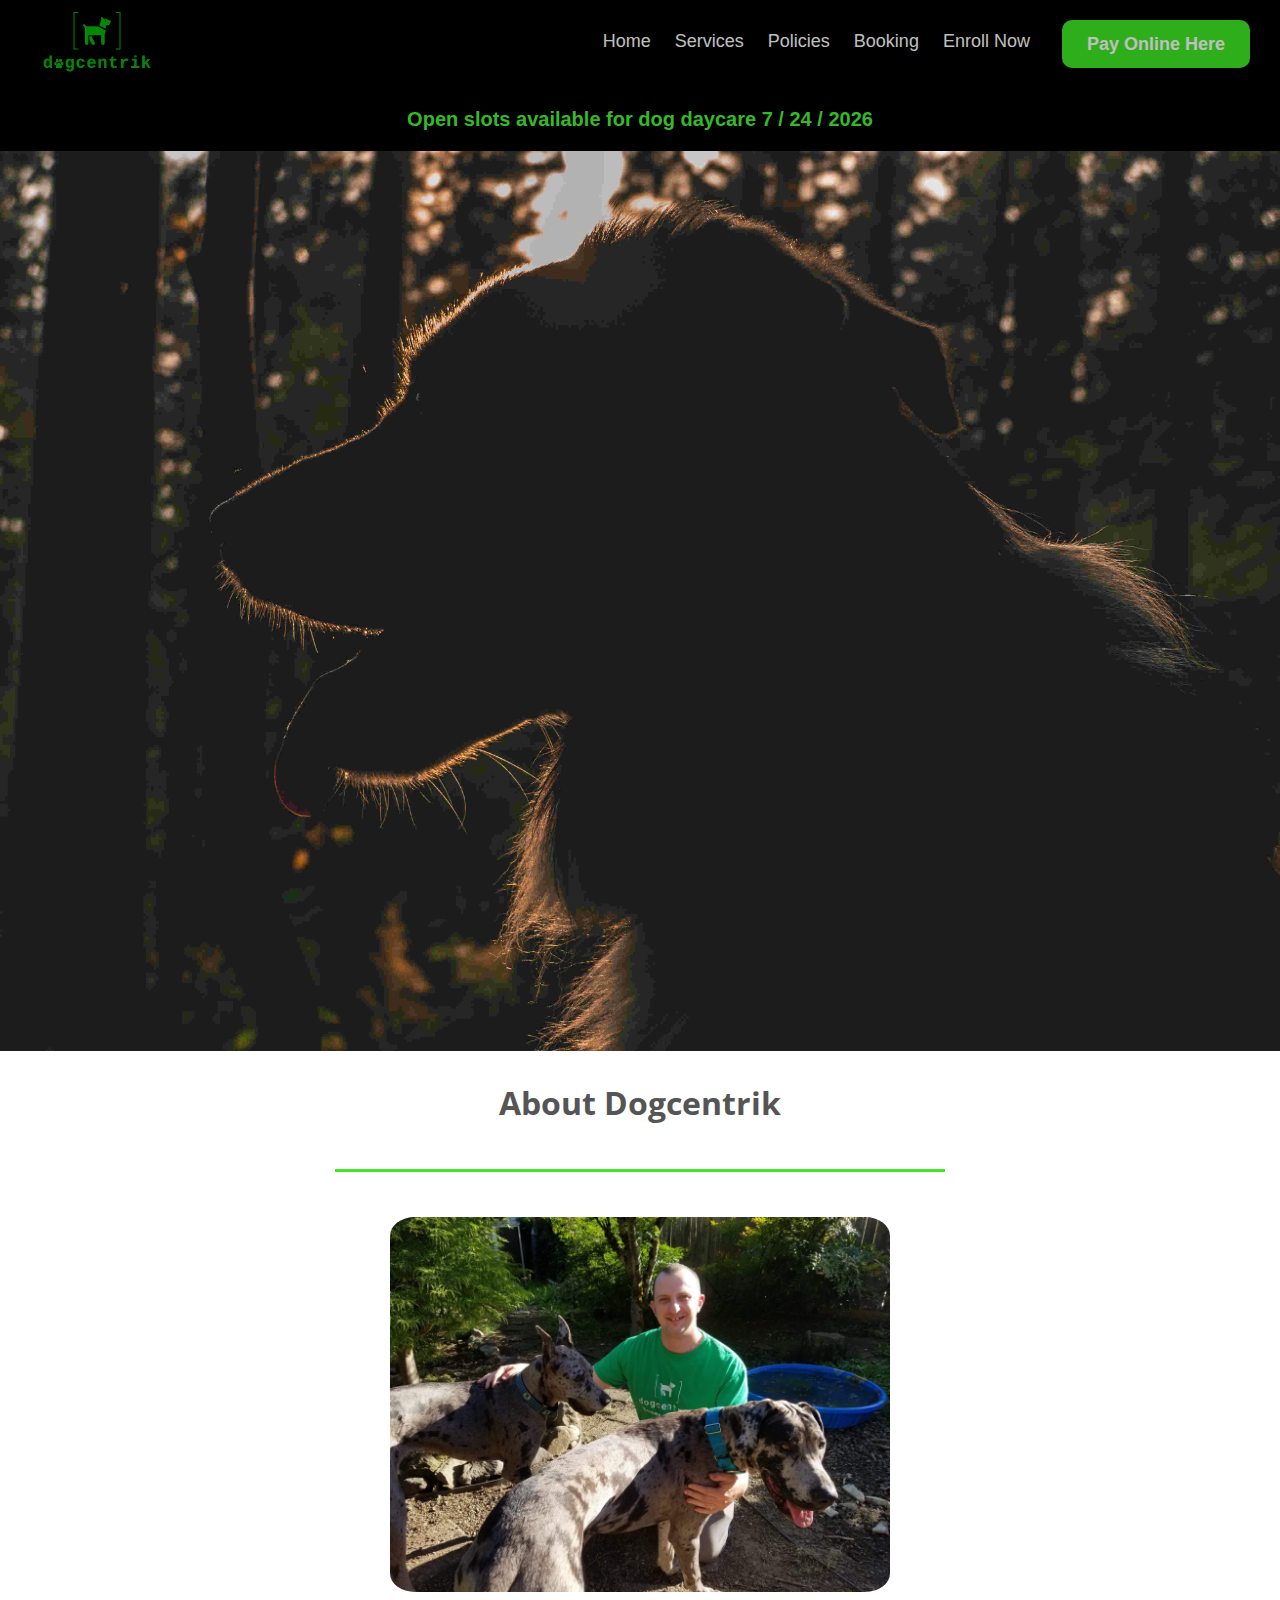
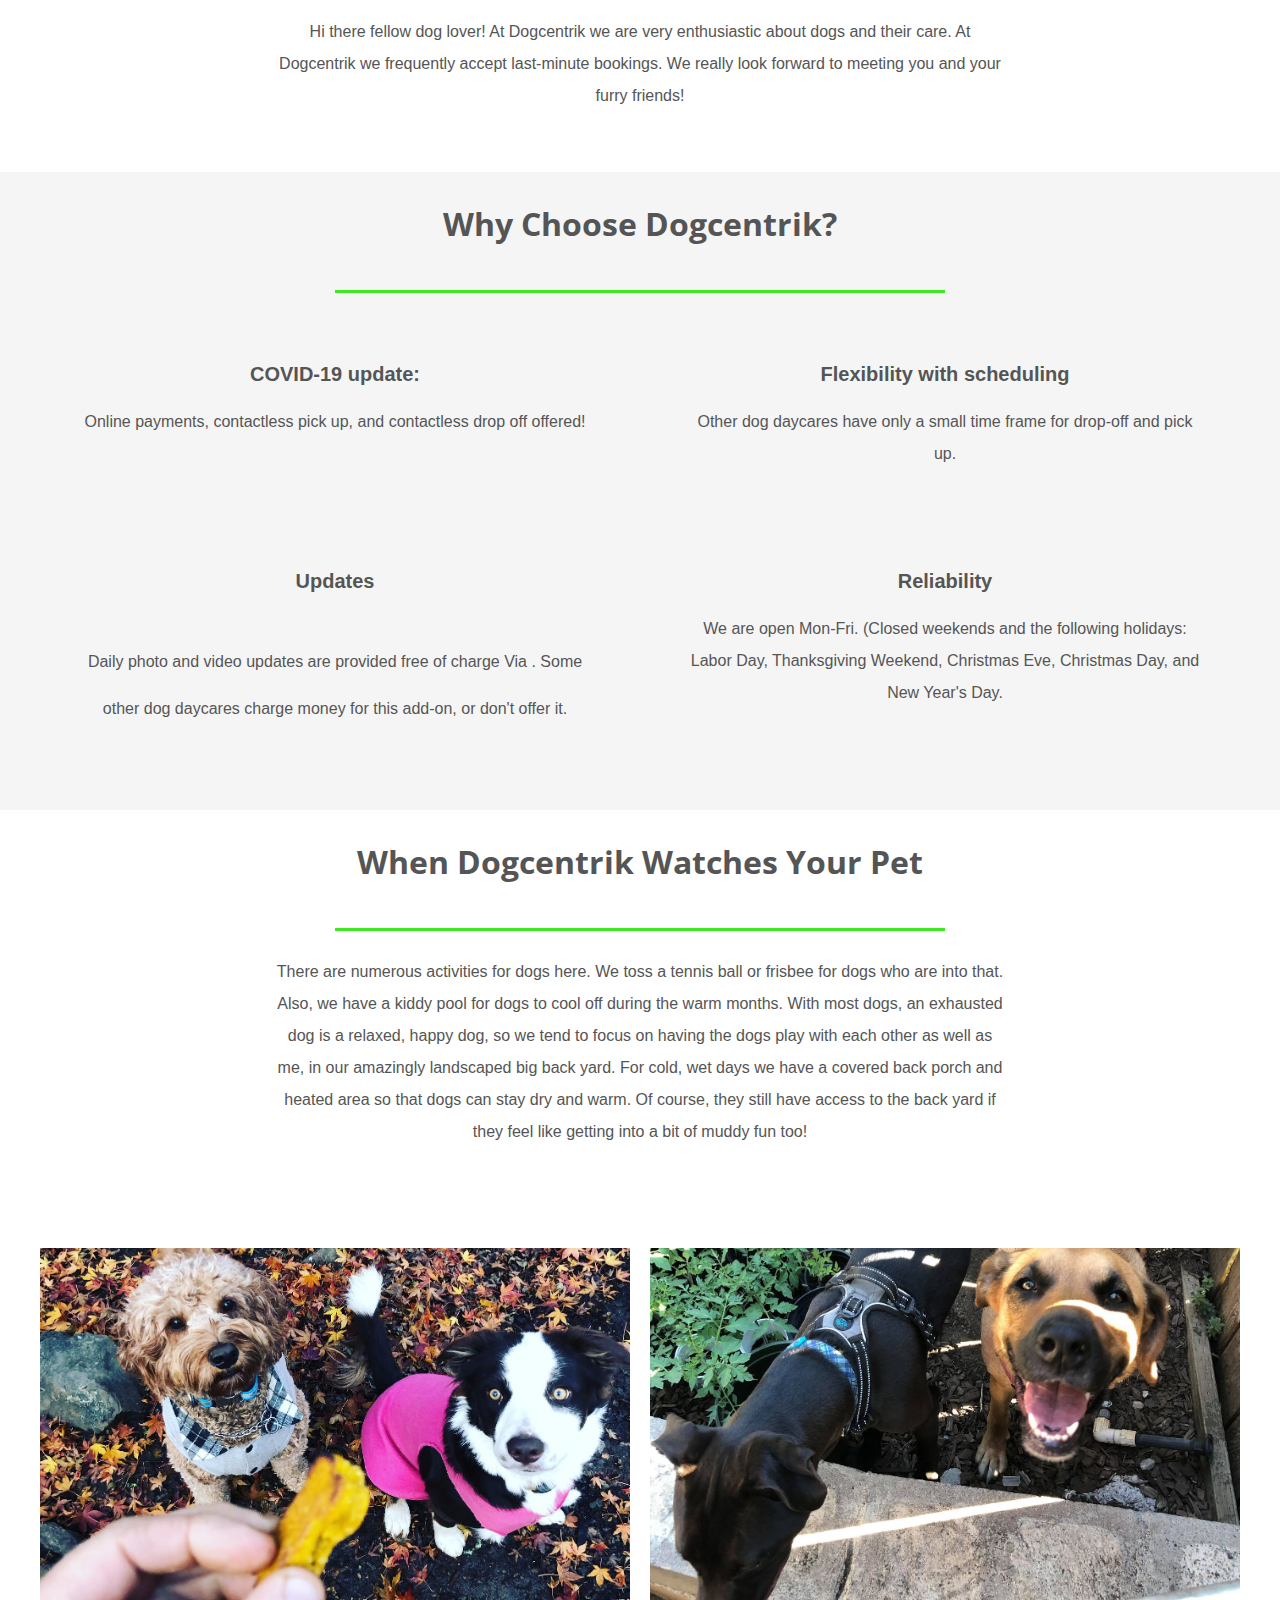
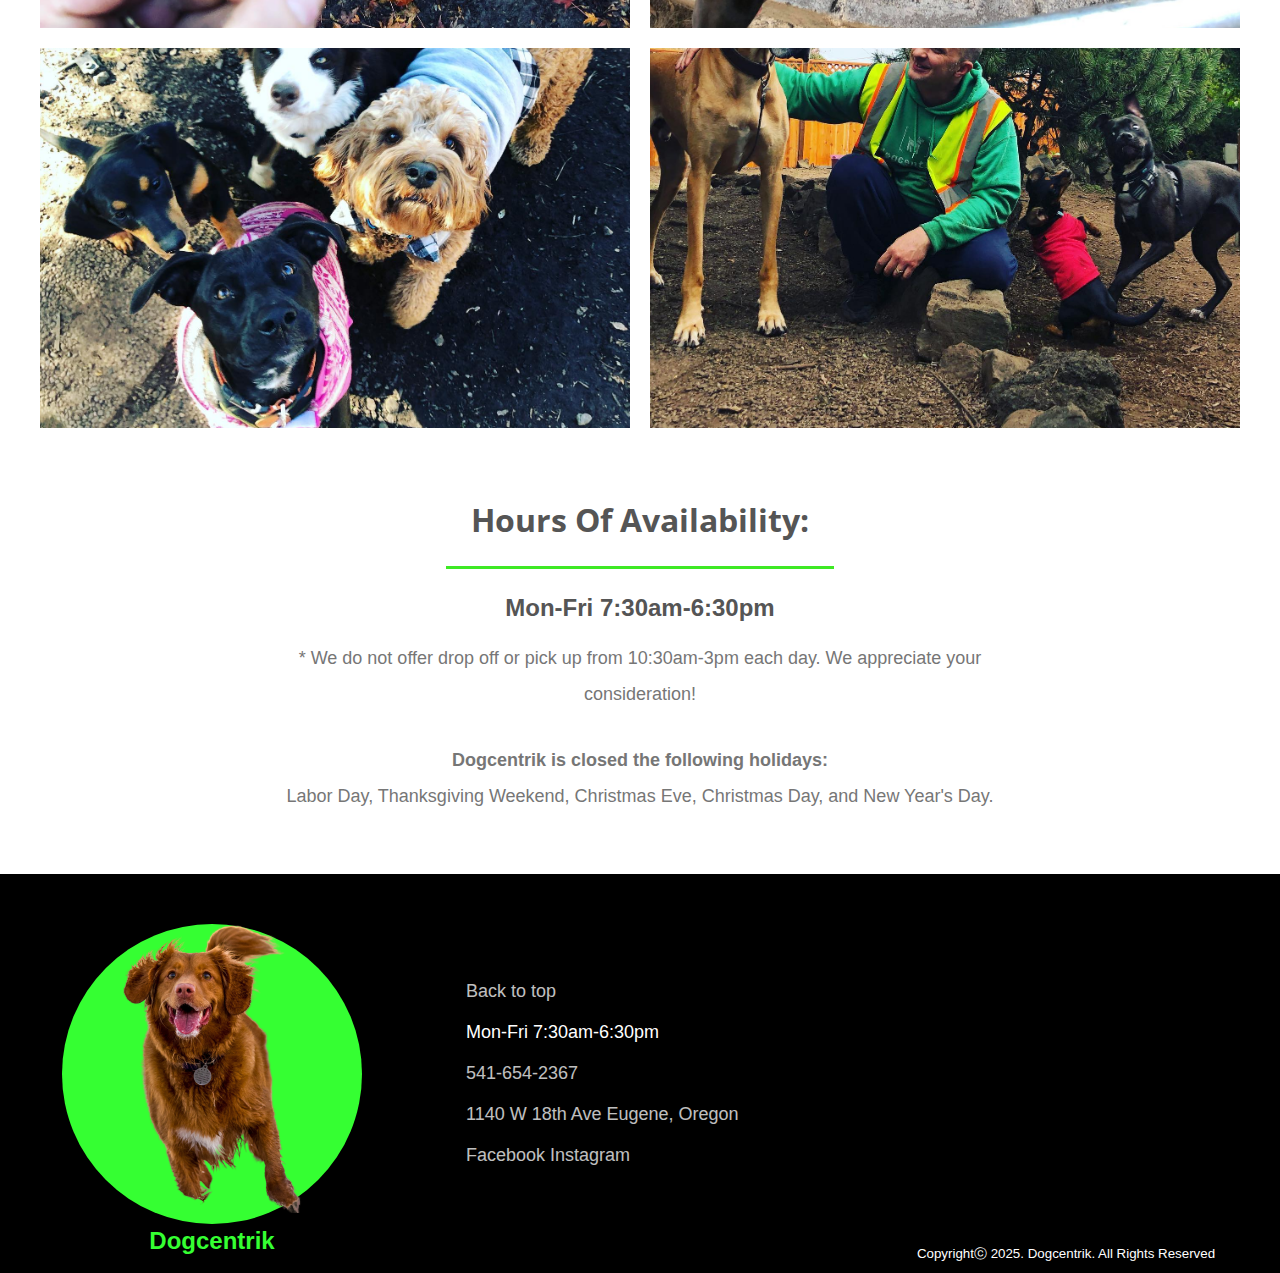
<file: index.html>
<!DOCTYPE html>
<html>
<head>
  <meta charset="utf-8">
  <meta name="viewport" content="width=device-width, initial-scale=1">
  <title>Dogcentrik</title>
  <link rel="shortcut icon" href="logo/favicon.ico" />
  <link href="https://fonts.googleapis.com/css?family=Open+Sans" rel="stylesheet">
  <link href="https://fonts.googleapis.com/css?family=Quicksand" rel="stylesheet">
  <link rel="stylesheet" href="https://use.fontawesome.com/releases/v5.4.1/css/all.css" integrity="sha384-5sAR7xN1Nv6T6+dT2mhtzEpVJvfS3NScPQTrOxhwjIuvcA67KV2R5Jz6kr4abQsz" crossorigin="anonymous">
  <link rel="stylesheet" href="css/styles.css?ver=1">
  <script type="text/javascript" src="https://cdn.ywxi.net/js/1.js" async></script>
</head>
  
  
<body>
  <!-- Load Facebook SDK for JavaScript -->

  <div class="verytop" id="toptop">
		<ul>
      <li><a href="tel:+1-541-654-2367"><i class="fas fa-mobile-alt"></i> Call</a></li>
      <li><i class="far fa-clock"></i><a href="index.html#contact"> Hours</a></li>
      <li><i class="fas fa-map-marked-alt"></i><a href="#map2"> Location</a></li>
    </ul>
	</div>

  <header>
   <div class="header">
    <a class="logo2" href="https://dogcentrik.com" class="logo"><img src="logo/logo2.png"></a>
    <div class="header-right">
     <a href="index.html">Home</a>
     <a href="services.html">Services</a>
     <a href="policies.html">Policies</a>
     <a href="booking.html">Booking</a>
     <a href="enroll.html">Enroll Now</a>
     <a href="https://dogcentrik.square.site" class="pay2">Pay Online Here</a>
    </div>
   </div>
  </header>

  <section id="sunday">
    
    <div>Open slots available for dog daycare

      <span id="month"></span> / <span id="date"></span> / <span id="year"></span>
      
    </div>
  </section>

  <section class="hero">
    <div class="background-image" style="background-image: url(img/forest3.jpg);"></div>
    <div class="hero-content-area">

      <img src="logo/logo3.png" alt="Dogcentrik Logo" width="450px" height="auto" >
      <h3 class="green">Dog daycare in Eugene, OR</h3>

      <div>
        <a href="https://www.facebook.com/dogcentrik" target="_blank">
          <i class="fab fa-facebook"></i></a>
          <a href="https://www.instagram.com/dogcentrik/?hl=en" target="_blank">
            <i class="fab fa-instagram"></i></a><br>
         Free photo & video updates<br>
  
      
      </div>

      <div class="godown">
        <a href="https://dogcentrik.square.site" class="pay">Pay Online Here</a>
      </div>

    </div>
  </section>

  <section >
    <h3 class="title">About dogcentrik</h3>
    <hr>
    <div id="lover">
      <img src="img/1.jpg" alt="">
    </div>
    <p>
      Hi there fellow dog lover!  
      At Dogcentrik we are very enthusiastic about dogs and their care. 
      At Dogcentrik we frequently accept last-minute bookings. 
         We really look forward to meeting you and your furry friends!
    </p>
  </section>



  <section class="packages">
    <h3 class="title">Why choose Dogcentrik? </h3>
    <hr>

    <ul class="grid">

      <li>
        <i class="fas fa-prescription-bottle-alt"></i>
        <h4>COVID-19 update:</h4>
        <p>Online payments, contactless pick up, and contactless drop off offered!</p>
      </li>
      <li>
    <i class="fas fa-calendar-alt"></i>
    <h4>Flexibility with scheduling</h4>
    <p>Other dog daycares have only a small time frame for drop-off and pick up.</p>
    </li>
      <li>
        <i class="fas fa-film"></i>
        <h4>Updates</h4>
    <p>Daily photo and video updates are provided free of charge Via  <a href="https://www.facebook.com/dogcentrik" target="_blank">
      <i class="fab fa-facebook"></i></a> 
      <a href="https://www.instagram.com/dogcentrik/?hl=en" target="_blank">
        <i class="fab fa-instagram"></i></a>. Some other dog daycares charge money for this add-on, or don't offer it.
    </p>
      </li>
      <li>
        <i class="fas fa-door-open"></i>
        <h4>Reliability</h4>
    <p>We are open Mon-Fri. 
      (Closed weekends and the following holidays: Labor Day, Thanksgiving Weekend,
      Christmas Eve, Christmas Day, and New Year's Day. </p>
      </li>
    </ul>
  </section>


  <section class="destinations">
    
      <h3 class="title">When Dogcentrik watches your pet</h3>
      <hr>
      
    <p>There are numerous activities for dogs here. We toss a tennis ball or frisbee for dogs who are into that. 
      Also, we have a kiddy pool for dogs to cool off during the warm months. 
      With most dogs, an exhausted dog is a relaxed, happy dog, so we tend to focus on having the dogs play with each other 
      as well as me, in our amazingly landscaped big back yard. For cold, wet days we have a covered back porch and heated area 
      so that dogs can stay dry and warm. Of course, they still have access to the back yard 
      if they feel like getting into a bit of muddy fun too!
    </p>
    
</section>

<section class="gallery">
  <div class="long" id="one" style= background-image:url(img/treat.jpeg);></div>
  <div class="short" id="two" style= background-image:url(img/11.jpg);></div>
  <div class="short" id="three" style= background-image:url(img/12.jpg);></div>
  <div class="long" id="four" style= background-image:url(img/13.jpg);></div>
</section>


   <section class="contact" id="contact">
     
    <div>
      <h3 class="title"> Hours of availability: </h3>
      <hr>
     <h2> Mon-Fri 7:30am-6:30pm </h2><br>
     <p>
      * We do not offer drop off or pick up from 10:30am-3pm each day.
       We appreciate your consideration!</p>
       <p><strong>Dogcentrik is closed the following holidays:</strong><br>
        Labor Day, Thanksgiving Weekend,
         Christmas Eve, Christmas Day, and New Year's Day.
       </p>
    </div>

  </section>

  
  
  <footer id="foooter">
  
    <div class="radial radial3">
      <img src="./img/3.png" alt="dog">
      <h2>Dogcentrik</h2>
    </div>

  <div>

   <ul>
    <li>
      <i class="fas fa-caret-up"></i>
      <a href="#top">Back to top</a>
    </li>
    <li>
      <i class="far fa-calendar-alt"></i>
      Mon-Fri 7:30am-6:30pm
    </li>
    <li>
      <i class="fas fa-mobile-alt"></i>
      <a href="tel:+1-541-654-2367">541-654-2367</a>
    </li>
    <li>
      <i class="fas fa-map-marked-alt"></i>
      <a href="https://www.google.com/maps/dir//Dogcentrik/@44.0400982,-123.1806116,12z/data=!4m8!4m7!1m0!1m5!1m1!1s0x54c11ff71d514f03:0x3effc83156769cff!2m2!1d-123.1105718!2d44.0401196" target="_blank">
        1140 W 18th Ave Eugene, Oregon</a>
    </li>
    
  <li>
    <i class="fab fa-facebook-square"></i>
    <a href="https://www.facebook.com/dogcentrik" target="_blank">Facebook</a>
    <i class="fab fa-instagram"></i>
    <a href="https://www.instagram.com/dogcentrik" target="_blank">Instagram</a>
  </li>
   </ul>
  </div>

  <div class="smallcenter">

  <section class="direction" id="map2">
    <iframe src="https://www.google.com/maps/embed?pb=!1m18!1m12!1m3!1d2868.093711739769!2d-123.11276048455562!3d44.04011957910988!2m3!1f0!2f0!3f0!3m2!1i1024!2i768!4f13.1!3m3!1m2!1s0x54c11ff71d514f03%3A0x3effc83156769cff!2sDogcentrik!5e0!3m2!1sen!2sus!4v1568666079083!5m2!1sen!2sus" width="400" height="300" frameborder="0" style="border:0;" allowfullscreen=""></iframe>
   </section>
   
   <small>Copyrightⓒ 2025. Dogcentrik. All Rights Reserved</small>
  </div>

  </footer>


  <script>
    var show = new Date();
 
    if( show.getDay() == 0 || show.getDay() == 6 ){
        document.getElementById("sunday").style.display = 'none';
    }
    else {
    document.getElementById("month").innerHTML = show.getMonth()+1;
    document.getElementById("date").innerHTML = show.getDate();
    document.getElementById("year").innerHTML = show.getFullYear();
    }
 </script>
 
 <script>
   // When the user scrolls down 20px from the top of the document, slide down the navbar
   window.onscroll = function() {scrollFunction()};
   
   function scrollFunction() {
     if (document.body.scrollTop > 350 || document.documentElement.scrollTop > 350) {
       document.getElementById("toptop").style.top = "0";
     } else {
       document.getElementById("toptop").style.top = "-50px";
     }
   }
   </script>

 </body>
</html>
</file>
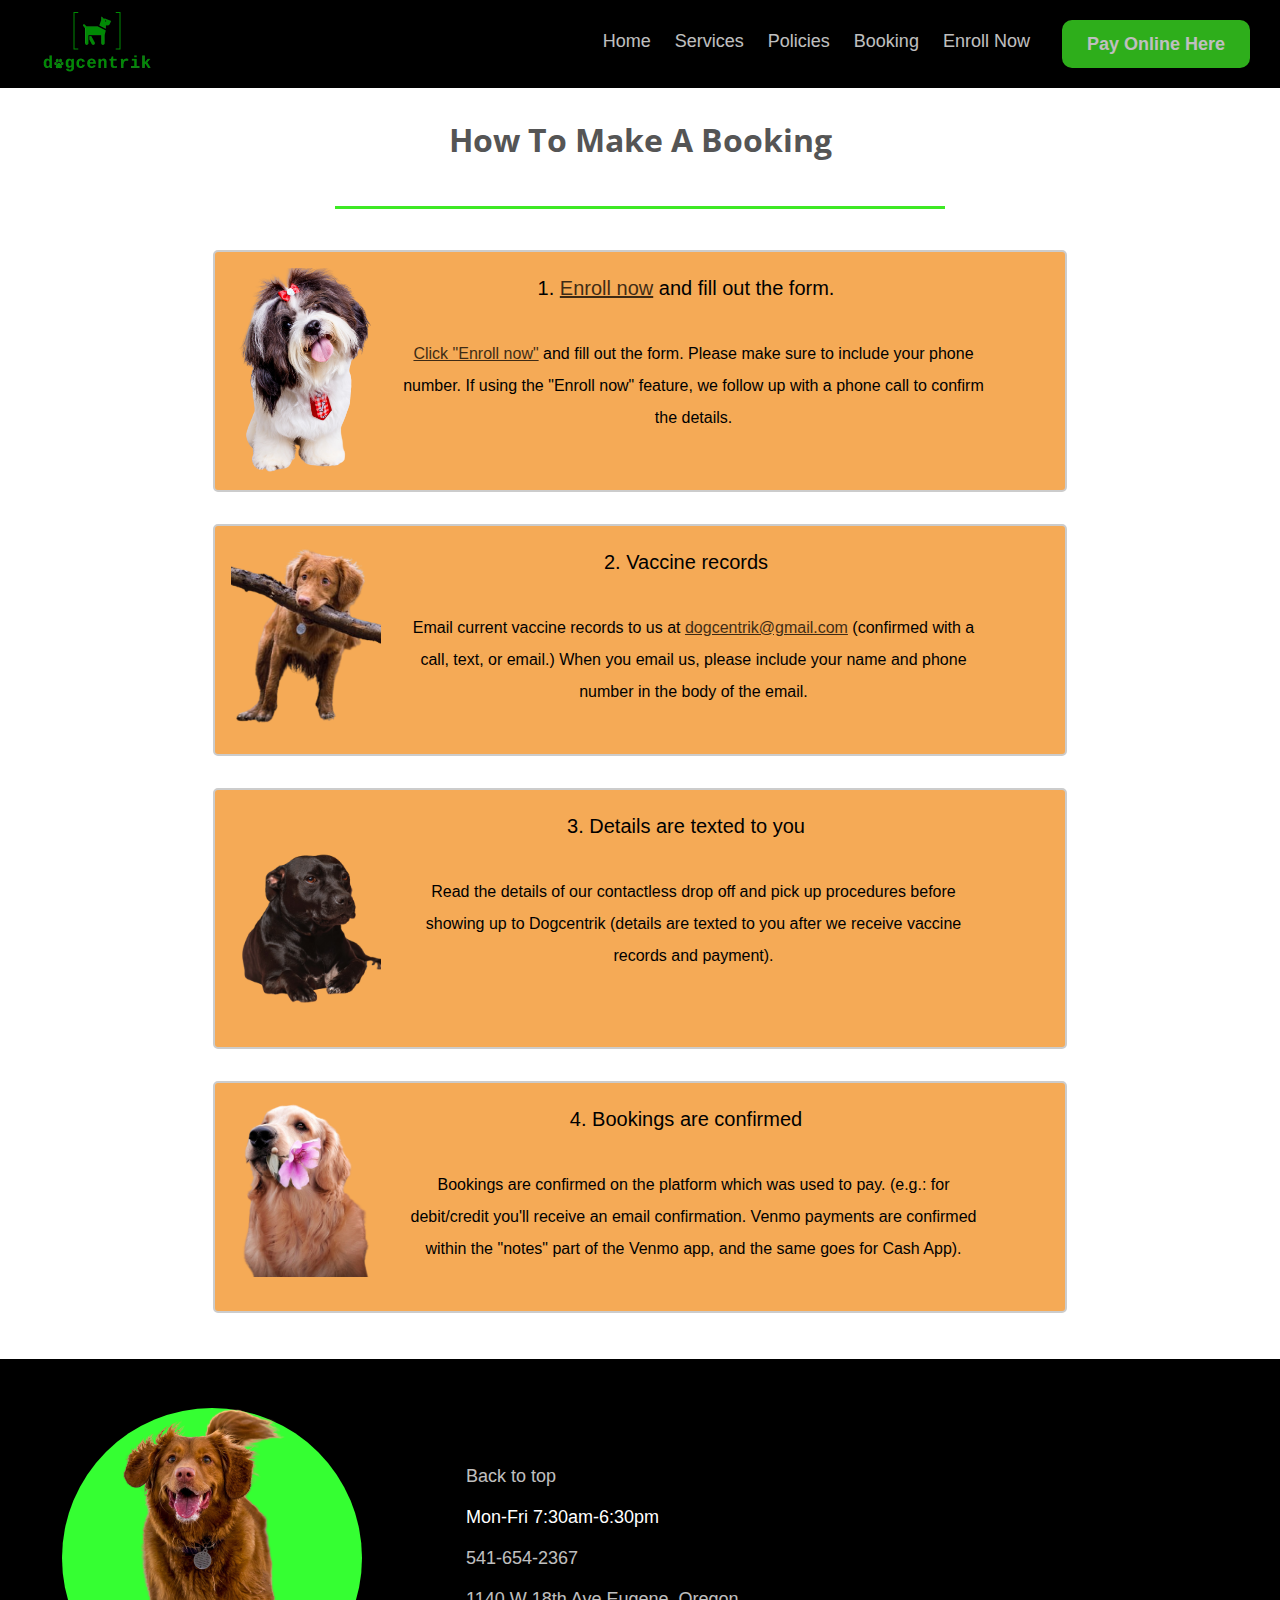
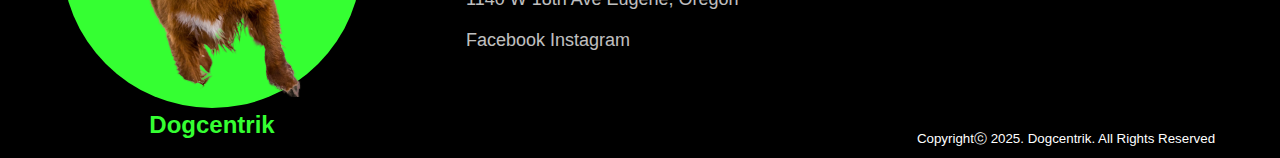
<file: booking.html>
<!DOCTYPE html>
<html>
<head>
  <meta charset="utf-8">
  <meta name="viewport" content="width=device-width, initial-scale=1">
  <title>Dogcentrik</title>
  <link rel="shortcut icon" href="logo/favicon.ico" />
  <link href="https://fonts.googleapis.com/css?family=Open+Sans" rel="stylesheet">
  <link href="https://fonts.googleapis.com/css?family=Quicksand" rel="stylesheet">
  <link rel="stylesheet" href="https://use.fontawesome.com/releases/v5.4.1/css/all.css" integrity="sha384-5sAR7xN1Nv6T6+dT2mhtzEpVJvfS3NScPQTrOxhwjIuvcA67KV2R5Jz6kr4abQsz" crossorigin="anonymous">
  <link rel="stylesheet" href="css/styles.css?ver=1">
  <script type="text/javascript" src="https://cdn.ywxi.net/js/1.js" async></script>
</head>
<body>
  
  <div class="verytop" id="toptop">
		<ul>
      <li><a href="tel:+1-541-654-2367"><i class="fas fa-mobile-alt"></i> Call</a></li>
      <li><i class="far fa-clock"></i><a href="index.html#contact"> Hours</a></li>
      <li><i class="fas fa-map-marked-alt"></i><a href="#map2"> Location</a></li>
    </ul>
	</div>

  <header>
   <div class="header">
    <a class="logo2" href="https://dogcentrik.com" class="logo"><img src="logo/logo2.png"></a>
    <div class="header-right">
     <a href="index.html">Home</a>
     <a href="services.html">Services</a>
     <a href="policies.html">Policies</a>
     <a href="booking.html">Booking</a>
     <a href="enroll.html">Enroll Now</a>
     <a href="https://dogcentrik.square.site" class="pay2">Pay Online Here</a>
    </div>
   </div>
  </header>


  <section class="booking">
    <h3 class="title">How To Make A Booking</h3>
    <hr>
    
    <div class="container">
      <img src="img/dog1.png" alt="Avatar" style="width:150px">
      <p><span>1. <a href="enroll.html">Enroll now</a> and fill out the form.</span></p>
      <p><a href="enroll.html">Click "Enroll now"</a> 
       and fill out the form. Please make sure to include your phone number.
       If using the "Enroll now" feature, we follow up with a phone call to confirm the details.
        </div>
    
    <div class="container">
      <img src="img/dog4.png" alt="Avatar" style="width:150px">
      <p><span >2. Vaccine records</span></p>
      <p>Email current vaccine records to us at <a href="mailto:dogcentrik@gmail.com">dogcentrik@gmail.com</a>
         (confirmed with a call, text, or email.) When you email us, please include your name and phone number in the body of the email.</p>
    </div>
    
    <!-- <div class="container">
      <img src="img/dog3.png" alt="Avatar" style="width:150px">
      <p><span>3. Make payment</span> </p>
      <p>Make payment using Venmo, Cash App, or debit/credit card using 
        the <a href="https://dogcentrik.square.site/">"Pay Online Here"</a> button, 
        on our website. </p>
    </div> -->
    
    <div class="container">
      <img src="img/dog2.png" alt="Avatar" style="width:150px">
      <p><span >3. Details are texted to you</span></p>
      <p>Read the details of our contactless drop off and pick up procedures before showing up
         to Dogcentrik (details are texted to you after we receive vaccine records and payment).</p>
    </div>

    <div class="container">
      <img src="img/dog5.png" alt="Avatar" style="width:150px">
      <p><span >4. Bookings are confirmed</span></p>
      <p>Bookings are confirmed on the platform which was used to pay.
          (e.g.: for debit/credit you'll receive an email confirmation. Venmo payments
           are confirmed within the "notes" part of the Venmo app, and the same goes for Cash App).</p>
    </div>

  </section>
  


  <footer>
  
    <div class="radial radial3">
      <img src="./img/3.png" alt="dog">
      <h2>Dogcentrik</h2>
    </div>

  <div>

   <ul>
    <li>
      <i class="fas fa-caret-up"></i>
      <a href="#top">Back to top</a>
    </li>
    <li>
      <i class="far fa-calendar-alt"></i>
      Mon-Fri 7:30am-6:30pm
    </li>
    <li>
      <i class="fas fa-mobile-alt"></i>
      <a href="tel:+1-541-654-2367">541-654-2367</a>
    </li>
    <li>
      <i class="fas fa-map-marked-alt"></i>
      <a href="https://www.google.com/maps/dir//Dogcentrik/@44.0400982,-123.1806116,12z/data=!4m8!4m7!1m0!1m5!1m1!1s0x54c11ff71d514f03:0x3effc83156769cff!2m2!1d-123.1105718!2d44.0401196" target="_blank">
        1140 W 18th Ave Eugene, Oregon</a>
    </li>
  <li>
    <i class="fab fa-facebook-square"></i>
    <a href="https://www.facebook.com/dogcentrik" target="_blank">Facebook</a>
    <i class="fab fa-instagram"></i>
    <a href="https://www.instagram.com/dogcentrik" target="_blank">Instagram</a>
  </li>
   </ul>
  </div>

  <div class="smallcenter">

  <section class="direction" id="map2">
    <iframe src="https://www.google.com/maps/embed?pb=!1m18!1m12!1m3!1d2868.093711739769!2d-123.11276048455562!3d44.04011957910988!2m3!1f0!2f0!3f0!3m2!1i1024!2i768!4f13.1!3m3!1m2!1s0x54c11ff71d514f03%3A0x3effc83156769cff!2sDogcentrik!5e0!3m2!1sen!2sus!4v1568666079083!5m2!1sen!2sus" width="400" height="300" frameborder="0" style="border:0;" allowfullscreen=""></iframe>
   </section>
   <small>Copyrightⓒ 2025. Dogcentrik. All Rights Reserved</small>
  </div>

  </footer>


  <script>
    // When the user scrolls down 20px from the top of the document, slide down the navbar
    window.onscroll = function() {scrollFunction()};
    
    function scrollFunction() {
      if (document.body.scrollTop > 60 || document.documentElement.scrollTop > 60) {
        document.getElementById("toptop").style.top = "0";
      } else {
        document.getElementById("toptop").style.top = "-50px";
      }
    }
    </script>

</body>
</html>
</file>
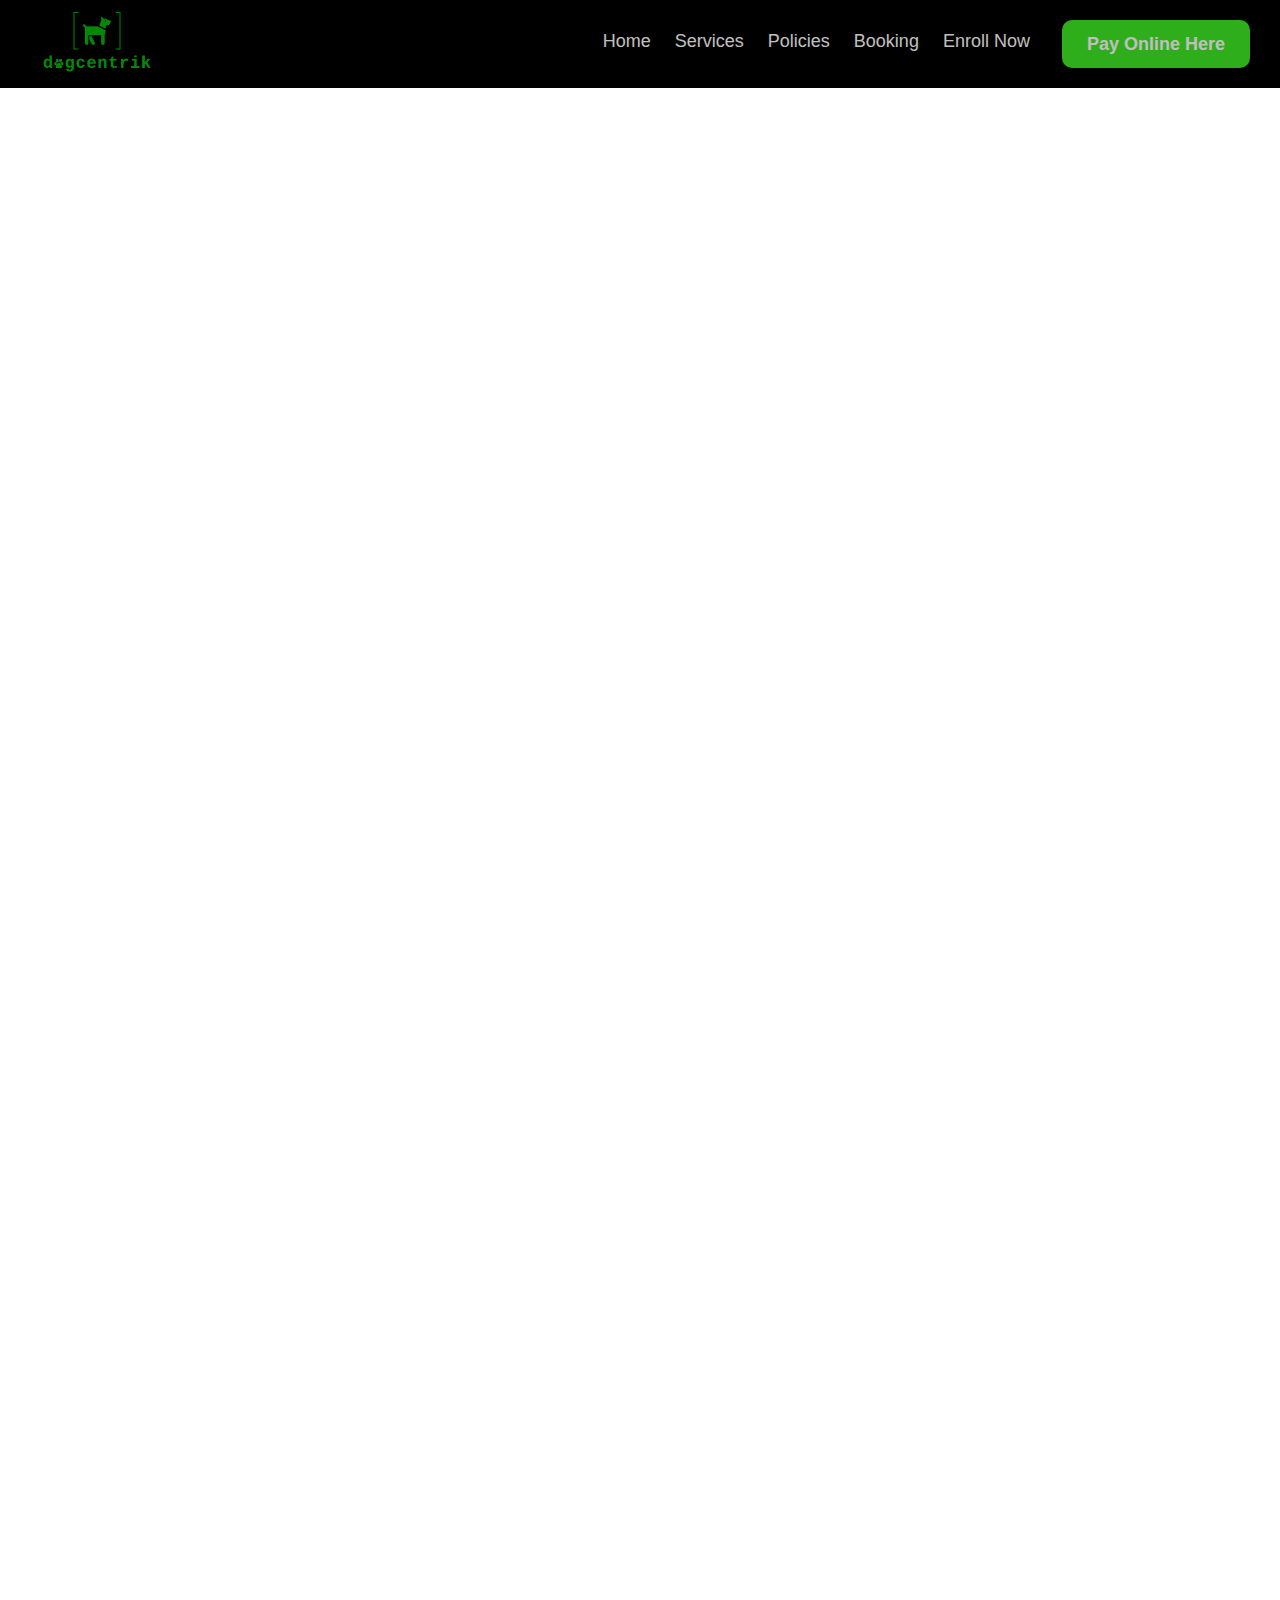
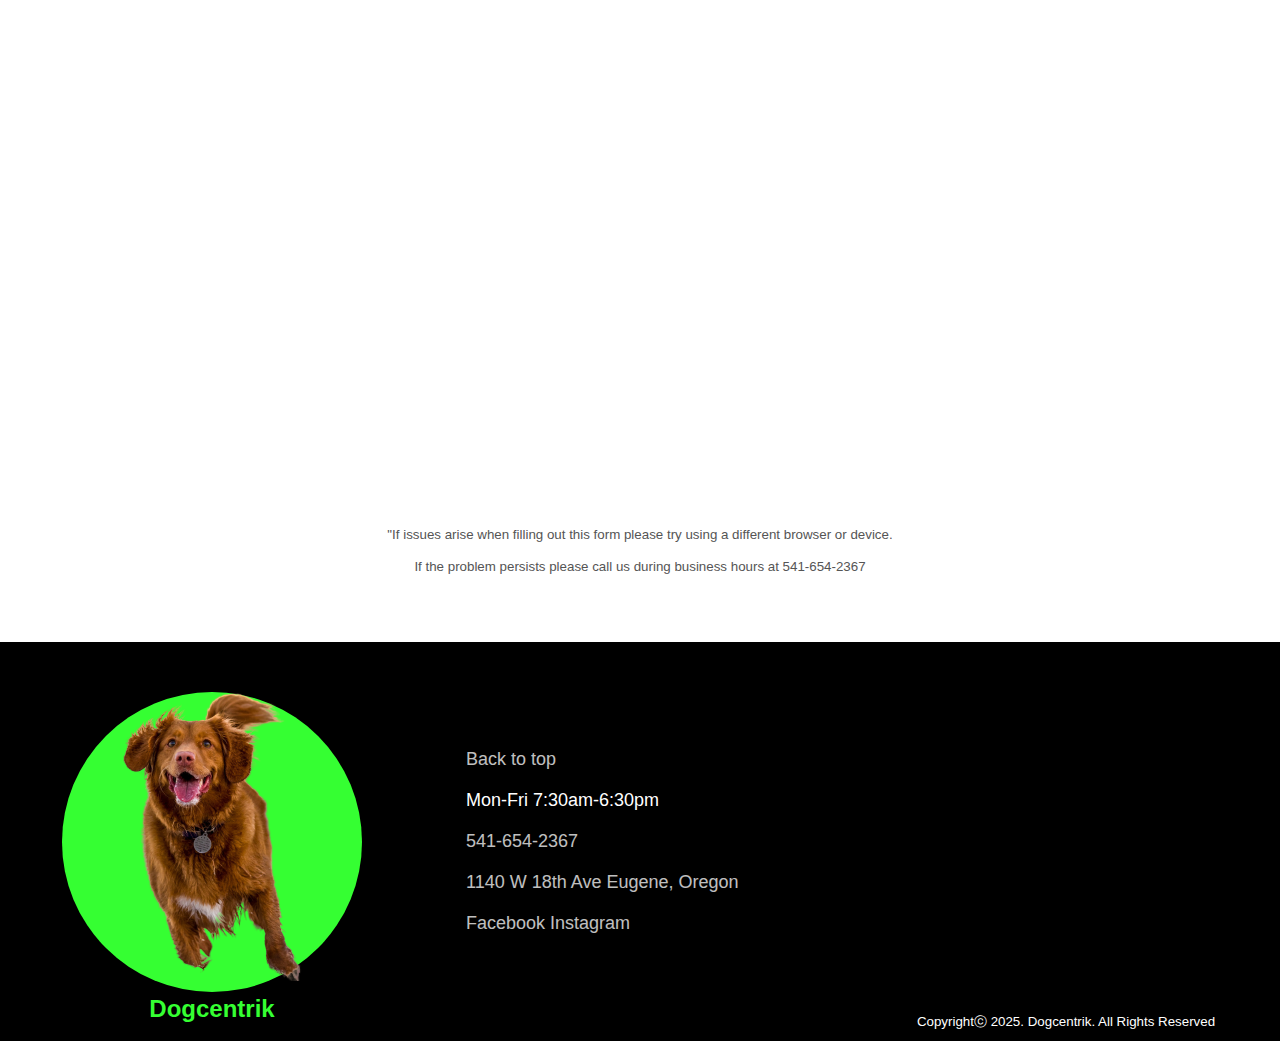
<file: enroll.html>
<!DOCTYPE html>
<html>
<head>
  <meta charset="utf-8">
  <meta name="viewport" content="width=device-width, initial-scale=1">
  <title>Dogcentrik</title>
  <link rel="shortcut icon" href="logo/favicon.ico" />
  <link href="https://fonts.googleapis.com/css?family=Open+Sans" rel="stylesheet">
  <link href="https://fonts.googleapis.com/css?family=Quicksand" rel="stylesheet">
  <link rel="stylesheet" href="https://use.fontawesome.com/releases/v5.4.1/css/all.css" integrity="sha384-5sAR7xN1Nv6T6+dT2mhtzEpVJvfS3NScPQTrOxhwjIuvcA67KV2R5Jz6kr4abQsz" crossorigin="anonymous">
  <link rel="stylesheet" href="css/styles.css?ver=1">
  <script type="text/javascript" src="https://cdn.ywxi.net/js/1.js" async></script>
</head>
<body>
  
  <div class="verytop" id="toptop">
		<ul>
      <li><a href="tel:+1-541-654-2367"><i class="fas fa-mobile-alt"></i> Call</a></li>
      <li><i class="far fa-clock"></i><a href="index.html#contact"> Hours</a></li>
      <li><i class="fas fa-map-marked-alt"></i><a href="#map2"> Location</a></li>
    </ul>
	</div>

  <header>
   <div class="header">
    <a class="logo2" href="https://dogcentrik.com" class="logo"><img src="logo/logo2.png"></a>
    <div class="header-right">
     <a href="index.html">Home</a>
     <a href="services.html">Services</a>
     <a href="policies.html">Policies</a>
     <a href="booking.html">Booking</a>
     <a href="enroll.html">Enroll Now</a>
     <a href="https://dogcentrik.square.site" class="pay2">Pay Online Here</a>
    </div>
   </div>
  </header>

  <section class="form">
   
    <iframe src="https://tally.so/r/wAq6Nl" width="1000" height="2000" frameborder="0" marginheight="0" marginwidth="0">Loading…</iframe>

    <p class="heightad"><small>"If issues arise when filling out this form please try using a different browser or device.
      <br>If the problem persists please call us during business hours at 541-654-2367</small>
  </p>

  </section>

  

  <footer>
  
    <div class="radial radial3">
      <img src="./img/3.png" alt="dog">
      <h2>Dogcentrik</h2>
    </div>

  <div>

   <ul>
    <li>
      <i class="fas fa-caret-up"></i>
      <a href="#top">Back to top</a>
    </li>
    <li>
      <i class="far fa-calendar-alt"></i>
      Mon-Fri 7:30am-6:30pm
    </li>
    <li>
      <i class="fas fa-mobile-alt"></i>
      <a href="tel:+1-541-654-2367">541-654-2367</a>
    </li>
    <li>
      <i class="fas fa-map-marked-alt"></i>
      <a href="https://www.google.com/maps/dir//Dogcentrik/@44.0400982,-123.1806116,12z/data=!4m8!4m7!1m0!1m5!1m1!1s0x54c11ff71d514f03:0x3effc83156769cff!2m2!1d-123.1105718!2d44.0401196" target="_blank">
        1140 W 18th Ave Eugene, Oregon</a>
    </li>
  <li>
    <i class="fab fa-facebook-square"></i>
    <a href="https://www.facebook.com/dogcentrik" target="_blank">Facebook</a>
    <i class="fab fa-instagram"></i>
    <a href="https://www.instagram.com/dogcentrik" target="_blank">Instagram</a>
  </li>
   </ul>
  </div>

  <div class="smallcenter">

  <section class="direction" id="map2">
    <iframe src="https://www.google.com/maps/embed?pb=!1m18!1m12!1m3!1d2868.093711739769!2d-123.11276048455562!3d44.04011957910988!2m3!1f0!2f0!3f0!3m2!1i1024!2i768!4f13.1!3m3!1m2!1s0x54c11ff71d514f03%3A0x3effc83156769cff!2sDogcentrik!5e0!3m2!1sen!2sus!4v1568666079083!5m2!1sen!2sus" width="400" height="300" frameborder="0" style="border:0;" allowfullscreen=""></iframe>
   </section>
   <small>Copyrightⓒ 2025. Dogcentrik. All Rights Reserved</small>
  </div>

  </footer>


  <script>
    // When the user scrolls down 20px from the top of the document, slide down the navbar
    window.onscroll = function() {scrollFunction()};
    
    function scrollFunction() {
      if (document.body.scrollTop > 60 || document.documentElement.scrollTop > 60) {
        document.getElementById("toptop").style.top = "0";
      } else {
        document.getElementById("toptop").style.top = "-50px";
      }
    }
    </script>

</body>
</html>
</file>
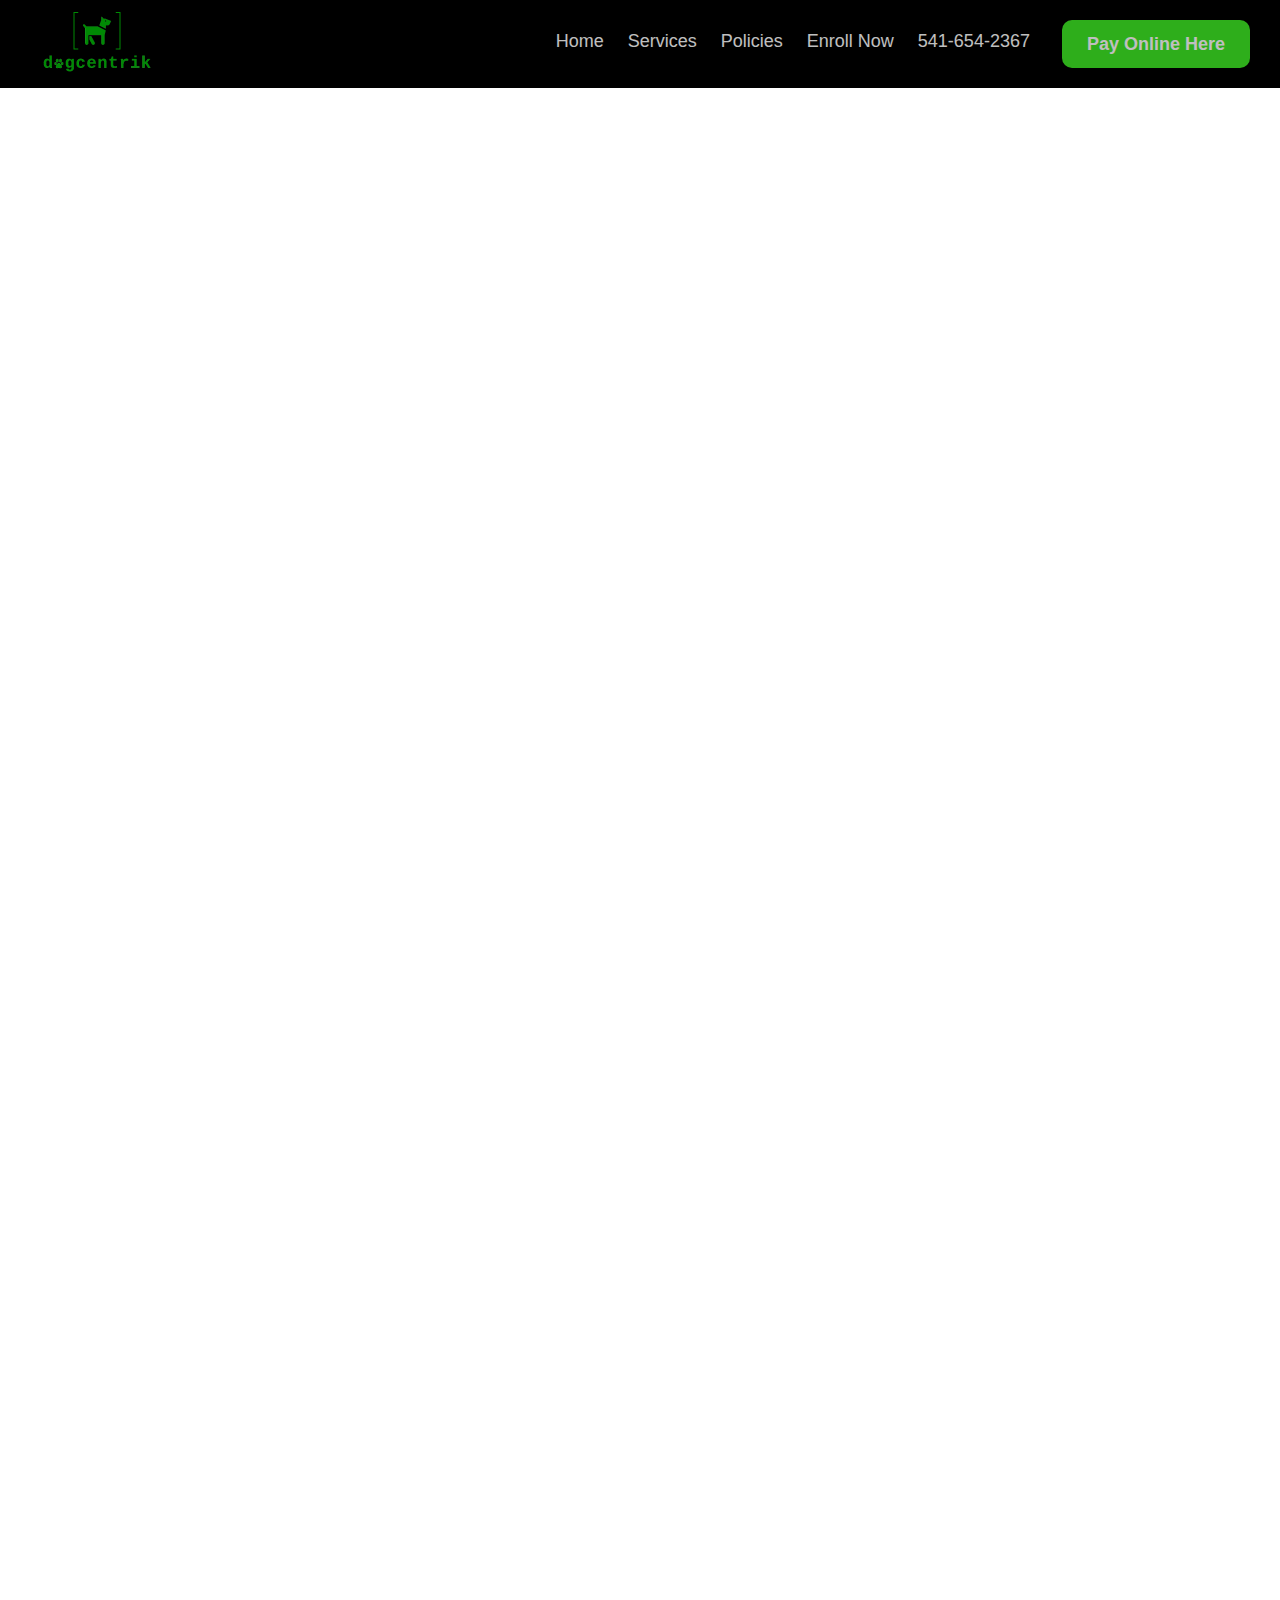
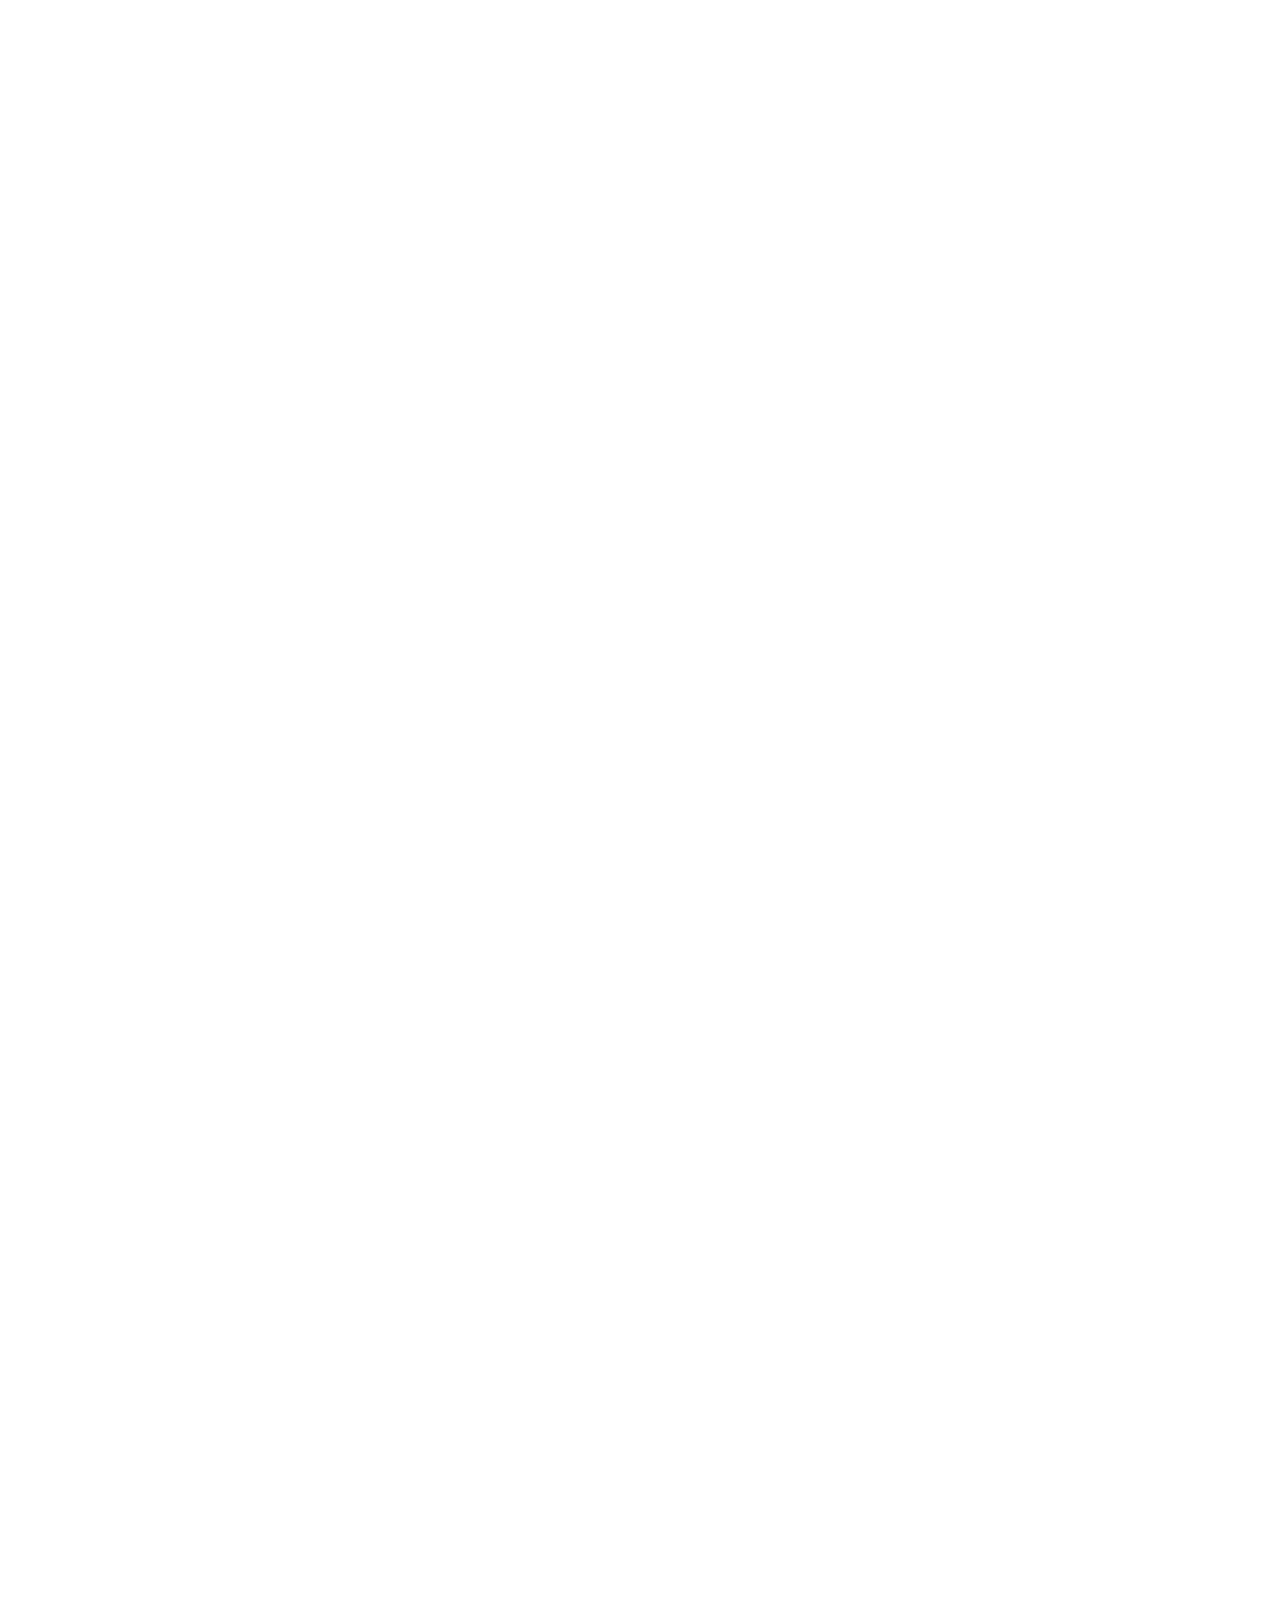
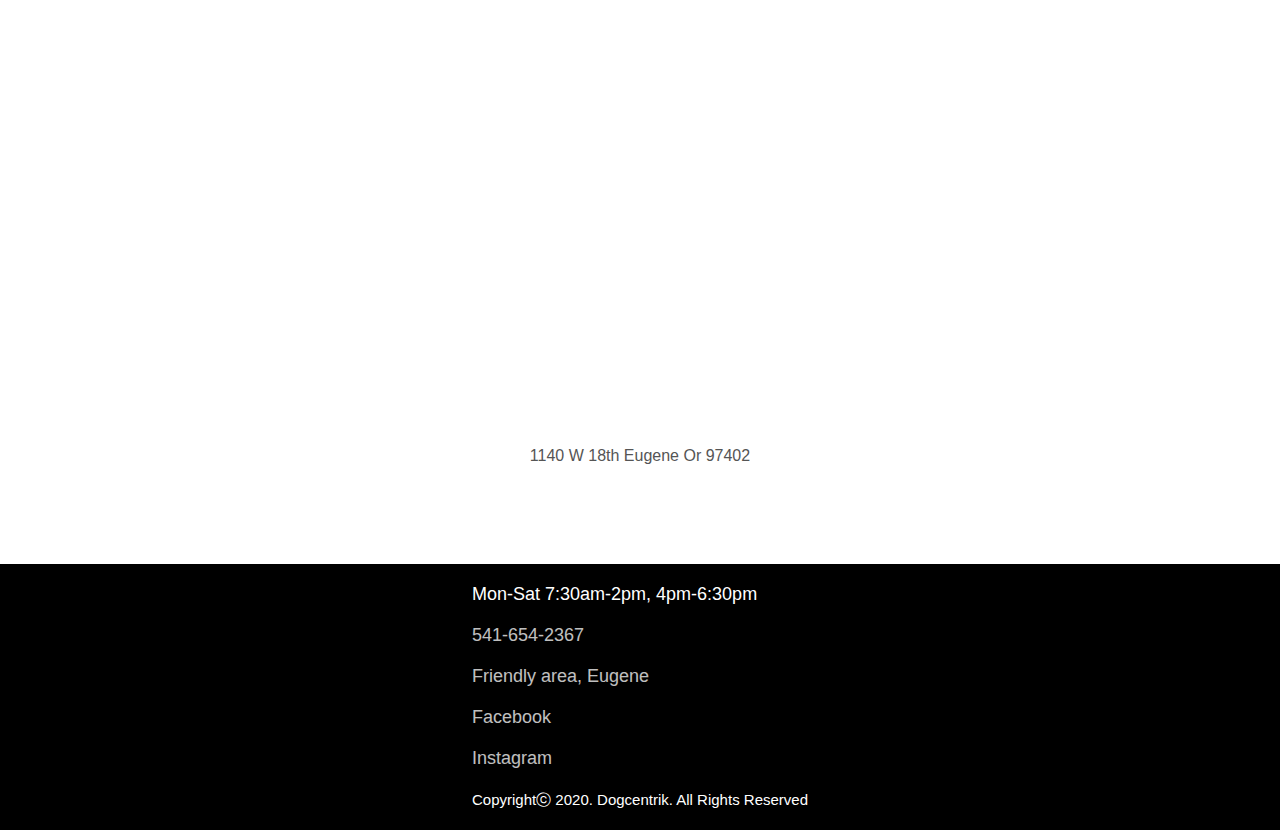
<file: location.html>
<!DOCTYPE html>
<html>
<head>
  <meta charset="utf-8">
  <meta name="viewport" content="width=device-width, initial-scale=1">
  <title>Dogcentrik</title>
  <link rel="shortcut icon" href="logo/favicon.ico" />
  <link href="https://fonts.googleapis.com/css?family=Open+Sans" rel="stylesheet">
  <link href="https://fonts.googleapis.com/css?family=Quicksand" rel="stylesheet">
  <link rel="stylesheet" href="https://use.fontawesome.com/releases/v5.4.1/css/all.css" integrity="sha384-5sAR7xN1Nv6T6+dT2mhtzEpVJvfS3NScPQTrOxhwjIuvcA67KV2R5Jz6kr4abQsz" crossorigin="anonymous">
  <link rel="stylesheet" href="css/styles.css?ver=1">
  <script type="text/javascript" src="https://cdn.ywxi.net/js/1.js" async></script>
</head>
<body>
  
  

  <header>
   <div class="header">
    <a class="logo2" href="https://dogcentrik.com" class="logo"><img src="logo/logo2.png"></a>
    <div class="header-right">
     <a href="index.html">Home</a>
     <a href="services.html">Services</a>
   <a href="policies.html">Policies</a>
     <a href="enroll.html">Enroll Now</a>
     <a href="tel:+1-541-654-2367"><i class="fas fa-mobile-alt"></i> 541-654-2367</a>
      <a href="https://dogcentrik.square.site" class="pay2">Pay Online Here</a>
    </div>
   </div>
  </header>


  <section>
    <iframe src="https://docs.google.com/forms/d/e/1FAIpQLSfE6e_XQ_6jkComIGvy9TQ-xEktML6InJyt9f4iL2HLB8FrGA/viewform?embedded=true" width="640" height="3000" frameborder="0" marginheight="0" marginwidth="0">Loading…</iframe>
  </section>

  <section class="direction">
    
    <p>
      <a href="https://www.google.com/maps/dir//Dogcentrik/@44.0400982,-123.1806116,12z/data=!4m8!4m7!1m0!1m5!1m1!1s0x54c11ff71d514f03:0x3effc83156769cff!2m2!1d-123.1105718!2d44.0401196" target="_blank">
      <i class="fas fa-map-marker-alt"></i> Get Direction</a>
    </p>
    
    <iframe src="https://www.google.com/maps/embed?pb=!1m18!1m12!1m3!1d2868.093711739769!2d-123.11276048455562!3d44.04011957910988!2m3!1f0!2f0!3f0!3m2!1i1024!2i768!4f13.1!3m3!1m2!1s0x54c11ff71d514f03%3A0x3effc83156769cff!2sDogcentrik!5e0!3m2!1sen!2sus!4v1568666079083!5m2!1sen!2sus" width="500" height="400" frameborder="0" style="border:0;" allowfullscreen=""></iframe>

    <p id="littlep">1140 W 18th Eugene Or 97402<br>

    <a class="phone" href="tel:+1-541-654-2367"> <i class="fas fa-mobile-alt"></i> 
      541-654-2367</a>
    </p>

  </section>


  <footer>
    <ul>
     <li>
       <i class="far fa-calendar-alt"></i>
       Mon-Sat 7:30am-2pm, 4pm-6:30pm
     </li>
     <li>
       <i class="fas fa-mobile-alt"></i>
       <a href="tel:+1-541-654-2367">541-654-2367</a>
     </li>
     <li>
       <i class="fas fa-map-marked-alt"></i>
       <a href="https://www.google.com/maps/dir//Dogcentrik/@44.0400982,-123.1806116,12z/data=!4m8!4m7!1m0!1m5!1m1!1s0x54c11ff71d514f03:0x3effc83156769cff!2m2!1d-123.1105718!2d44.0401196" target="_blank">Friendly area, Eugene</a>
     </li>
     <li>
       <i class="fab fa-facebook-square"></i>
       <a href="https://www.facebook.com/dogcentrik" target="_blank">Facebook</a>
     </li>
   <li>
     <i class="fab fa-instagram"></i>
     <a href="https://www.instagram.com/dogcentrik" target="_blank">Instagram</a>
   </li>
   <li>
     <small>Copyrightⓒ 2020. Dogcentrik. All Rights Reserved</small>
   </li>
    </ul>
   </footer>

</body>
</html>
</file>
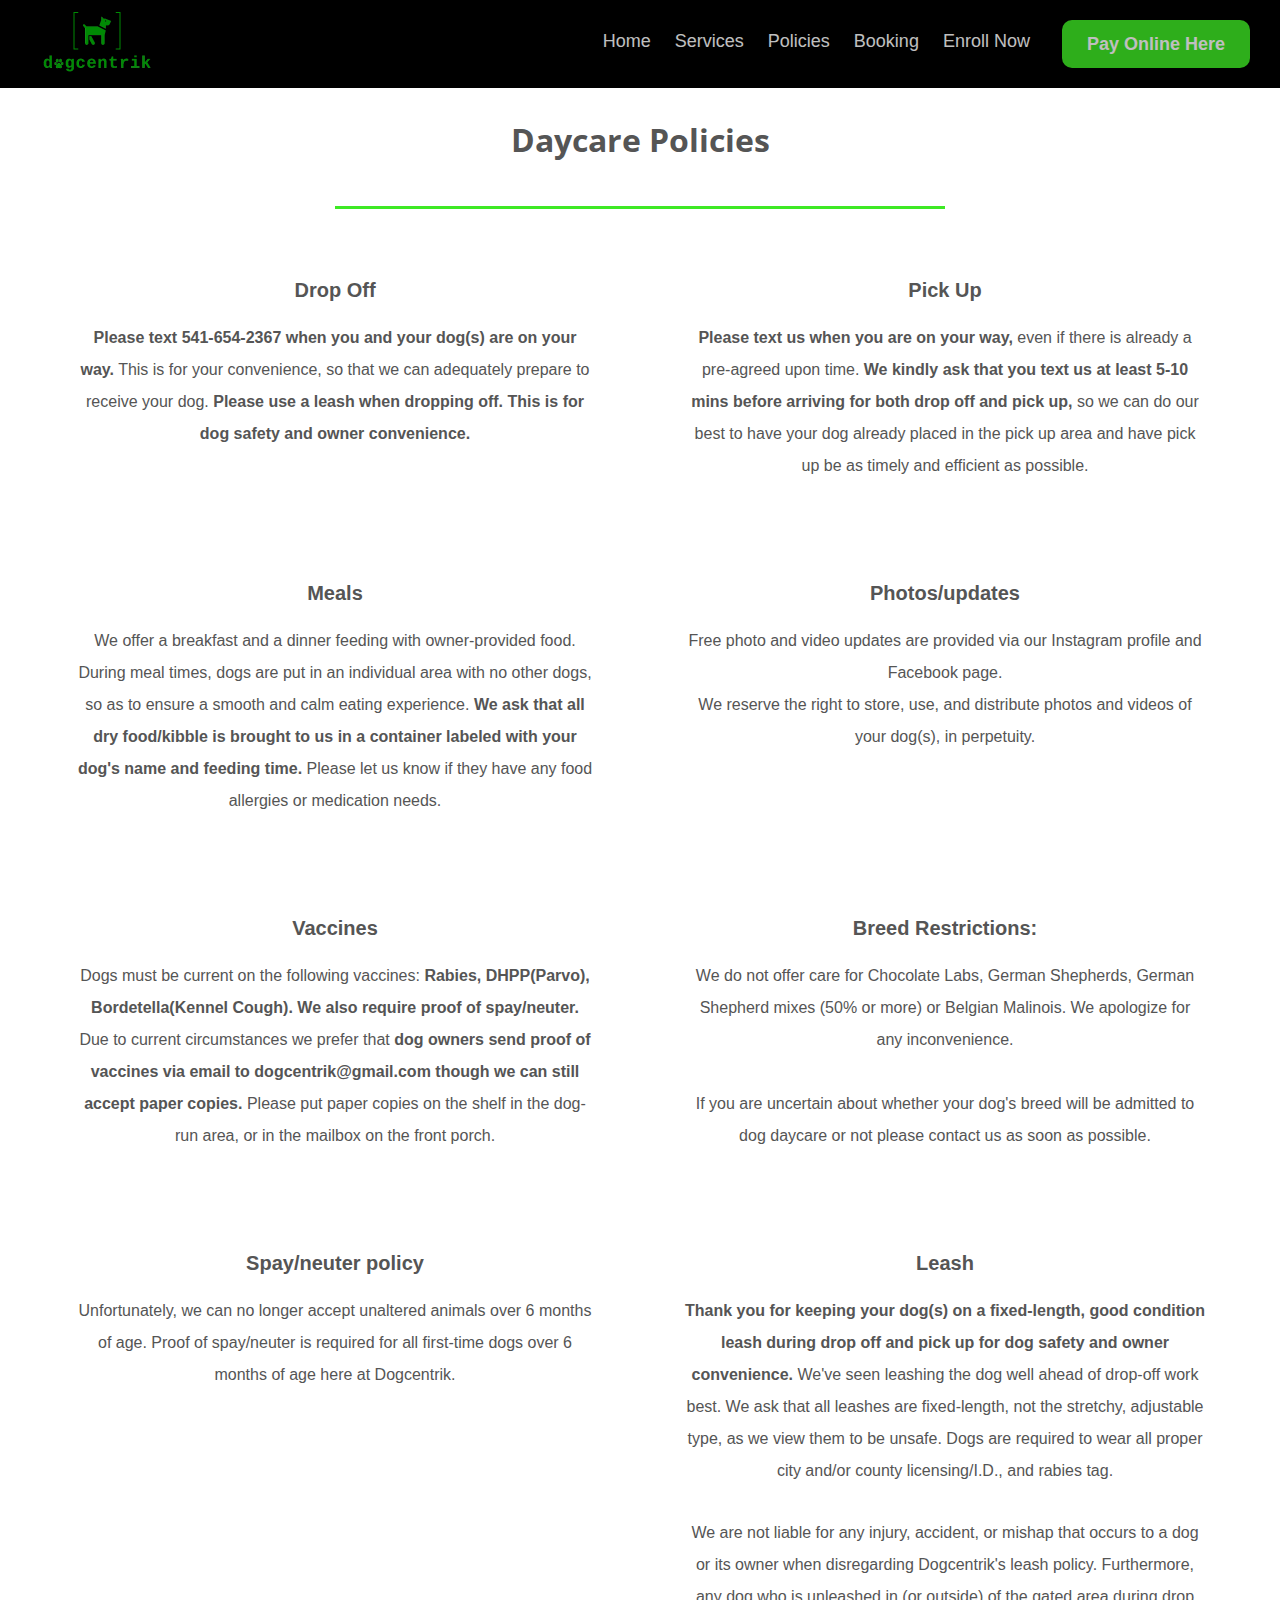
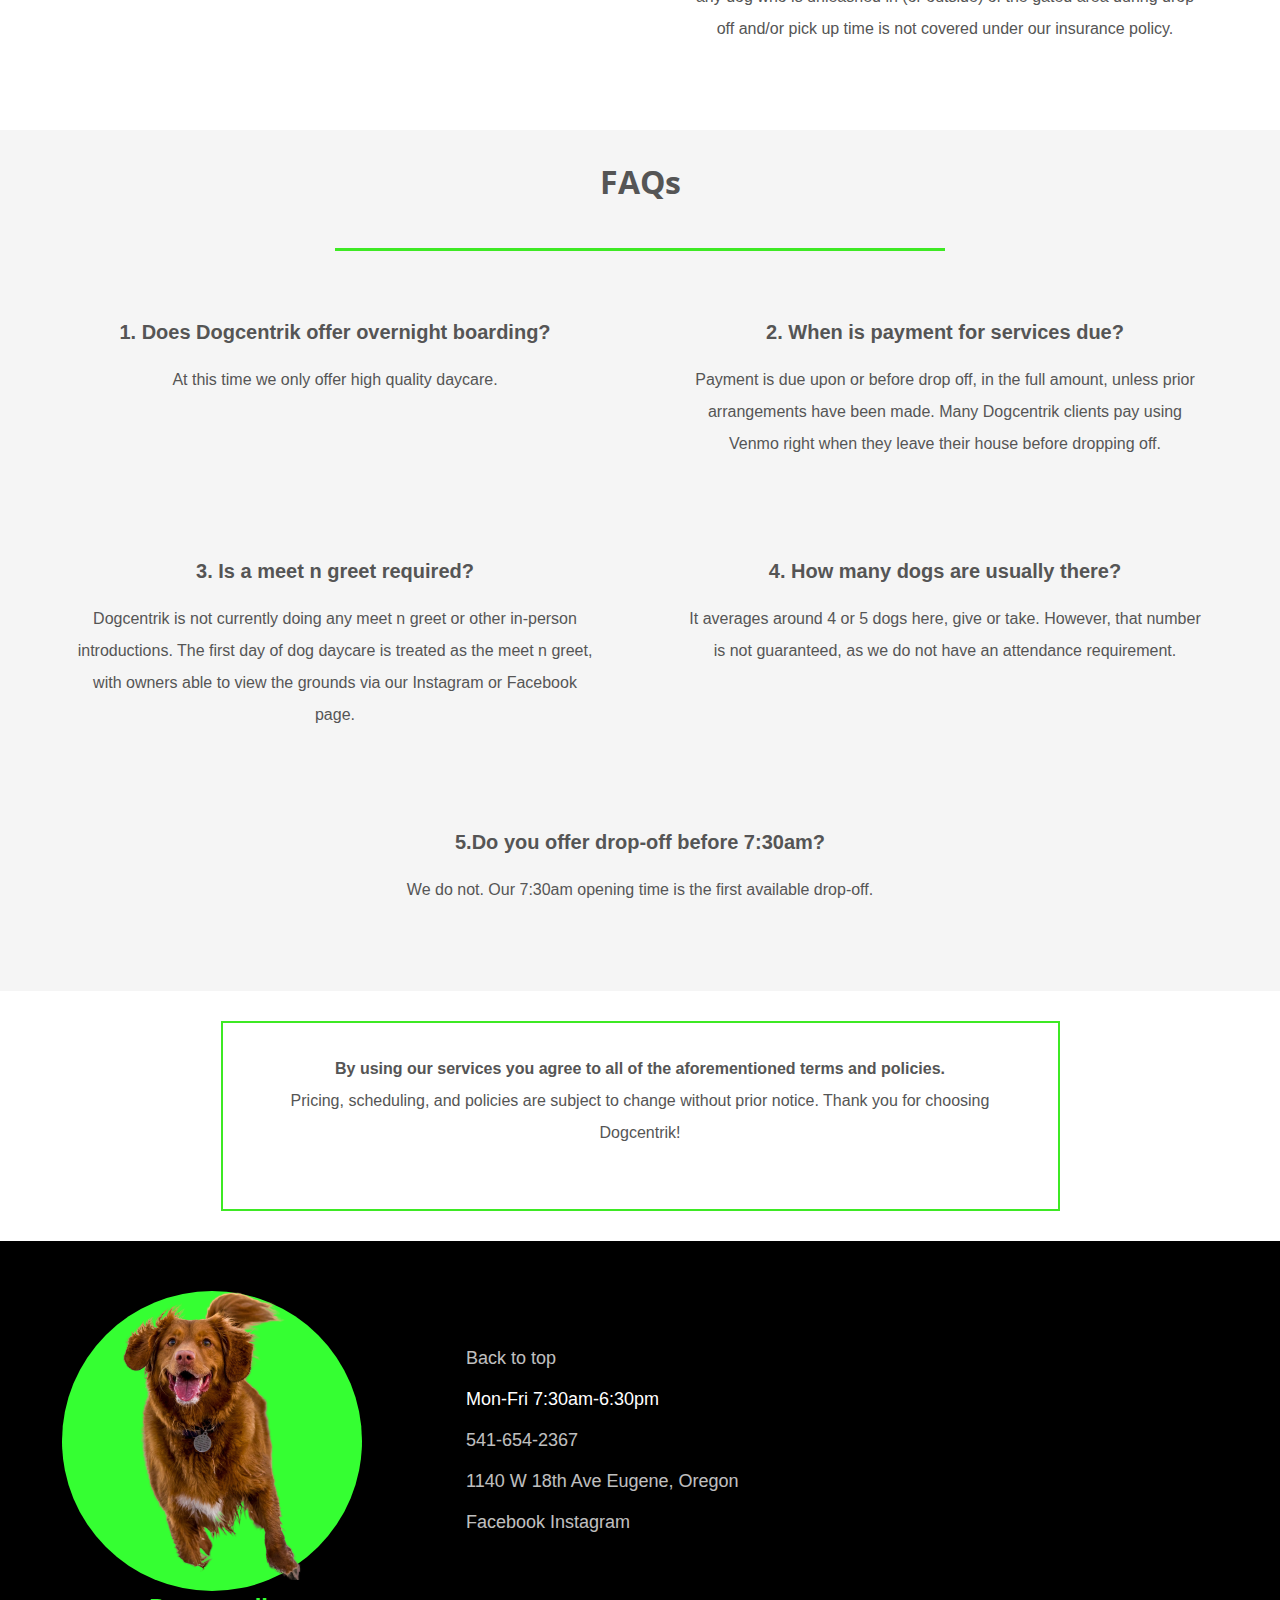
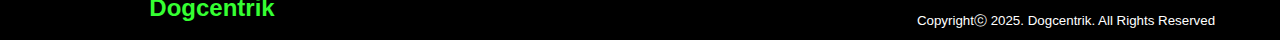
<file: policies.html>
<!DOCTYPE html>
<html>
<head>
  <meta charset="utf-8">
  <meta name="viewport" content="width=device-width, initial-scale=1">
  <title>Dogcentrik</title>
  <link rel="shortcut icon" href="logo/favicon.ico" />
  <link href="https://fonts.googleapis.com/css?family=Open+Sans" rel="stylesheet">
  <link href="https://fonts.googleapis.com/css?family=Quicksand" rel="stylesheet">
  <link rel="stylesheet" href="https://use.fontawesome.com/releases/v5.4.1/css/all.css" integrity="sha384-5sAR7xN1Nv6T6+dT2mhtzEpVJvfS3NScPQTrOxhwjIuvcA67KV2R5Jz6kr4abQsz" crossorigin="anonymous">
  <link rel="stylesheet" href="css/styles.css?ver=1">
  <script type="text/javascript" src="https://cdn.ywxi.net/js/1.js" async></script>
</head>
<body>
  
  <div class="verytop" id="toptop">
		<ul>
      <li><a href="tel:+1-541-654-2367"><i class="fas fa-mobile-alt"></i> Call</a></li>
      <li><i class="far fa-clock"></i><a href="index.html#contact"> Hours</a></li>
      <li><i class="fas fa-map-marked-alt"></i><a href="#map2"> Location</a></li>
    </ul>
	</div>
  
  
  <header>
   <div class="header">
    <a class="logo2" href="https://dogcentrik.com" class="logo"><img src="logo/logo2.png"></a>
    <div class="header-right">
     <a href="index.html">Home</a>
     <a href="services.html">Services</a>
   <a href="policies.html">Policies</a>
   <a href="booking.html">Booking</a>
   <a href="enroll.html">Enroll Now</a>
      <a href="https://dogcentrik.square.site" class="pay2">Pay Online Here</a>
    </div>
   </div>
  </header>

  <section class="packages turnto">
    <h3 class="title">Daycare Policies</h3>
    <hr>

    <ul class="grid">
      <li>
        <i class="fas fa-dog"></i>
        <h4>Drop Off</h4>
      <p><strong>Please text 541-654-2367 when you and your dog(s) are on your way.</strong>
         This is for your convenience, so that we can adequately prepare to receive your dog. 
      <strong>Please use a leash when dropping off. This is for dog safety and owner convenience.</strong>
      </p>
      </li>
      <li>
        <i class="fas fa-paw"></i>
        <h4>Pick Up</h4>
      <p><strong>Please text us when you are on your way,</strong> 
        even if there is already a pre-agreed upon time.  <strong>We kindly ask 
        that you text us at least 5-10 mins before arriving for both drop off and pick up,</strong>
        so we can do our best to have your dog already placed in the pick up area and have pick up be as timely and efficient as possible. 
        </p>
      </li>
      <li>
        <i class="fas fa-bone"></i>
        <h4>Meals</h4>
      <p>We offer a breakfast and a dinner feeding with owner-provided food.
         During meal times, dogs are put in an individual area with no other dogs,
          so as to ensure a smooth and calm eating experience. 
           <strong>We ask that all dry food/kibble is brought to us in a container labeled with your dog's name and feeding time. </strong> 
              Please let us know
               if they have any food allergies or medication needs.           </p>
      </li>
    <li>
        <i class="fas fa-camera-retro"></i>
        <h4>Photos/updates</h4>
      <p>Free photo and video updates are provided via our Instagram profile and Facebook page. <br>We reserve the right to store, use, and distribute photos and videos of your dog(s), in perpetuity.</p>
      </li>
      <li>
        <i class="fas fa-medkit"></i>
        <h4>Vaccines</h4>
      <p>Dogs must be current on the following vaccines:
        <strong>Rabies, DHPP(Parvo), Bordetella(Kennel Cough). We also require proof of spay/neuter.</strong> 
        Due to current circumstances we prefer that <strong>dog owners send proof of vaccines via email to dogcentrik@gmail.com though we can still accept paper copies.</strong> Please put paper copies on the shelf in the dog-run area, or in the mailbox on the front porch.
      </p>
      </li>
      <li>
        <i class="far fa-file-alt"></i>
        <h4>Breed Restrictions:</h4>
        <p>We do not offer care for Chocolate Labs, German Shepherds, German Shepherd mixes (50% or more) or 
          Belgian Malinois. We apologize for any inconvenience.<br><br>
          <!--"We gladly accept many large breeds!  We highly anticipate caring for your gentle giant! Great Dane, Irish Wolfhound, St. Bernard, Great Pyrenees, and Bernese mountain dog, are just a few examples of the many large/extra large dog breeds we accept into our pack.-->
          If you are uncertain about whether your dog's breed will be admitted to dog daycare or not please contact us as soon as possible.</p>
      </li>
      <li>
        <i class="far fa-file-alt"></i>
        <h4> Spay/neuter policy</h4>
        <p> Unfortunately, we can no longer accept unaltered animals over 6 months of age. 
          Proof of spay/neuter is required for all first-time dogs over 6 months of age here at Dogcentrik. </p>
      </li>
      <li>
        <i class="fas fa-check-circle"></i>
        <h4>Leash</h4>
      <p> <strong>Thank you for keeping your dog(s) on 
        a fixed-length, good condition leash during drop off and pick up for dog safety and owner convenience. </strong>
          We've seen leashing the dog well ahead of drop-off work best.
           We ask that all leashes are fixed-length, 
           not the stretchy, adjustable type, as we view them to be unsafe.  Dogs are required to wear all proper city and/or county licensing/I.D., and rabies tag.
      </p>
      <p>We are not liable for any injury, accident, or mishap that occurs to a dog or 
        its owner when disregarding Dogcentrik's leash policy. Furthermore, 
        any dog who is unleashed in (or outside) of the gated area during drop off and/or 
        pick up time is not covered under our insurance policy.
      </p>
      
      </li>
    </ul>
  </section>
  
 <section class="packages packagess">
    <h3 class="title"> FAQs </h3>
    <hr>

    <ul class="grid">
      <li>
    <h4>1. Does Dogcentrik offer overnight boarding?</h4>
    <p>At this time we only offer high quality daycare.</p>
    </li>
      <li>
    <h4>2. When is payment for services due?</h4>
    <p>Payment is due upon or before drop off, in the full amount,
       unless prior arrangements have been made. Many Dogcentrik clients pay using Venmo right
        when they leave their house before dropping off.</p>
    </li>
      <li>
    <h4>3. Is a meet n greet required?</h4>
    <p>Dogcentrik is not currently doing any meet n greet or other in-person introductions.  The first day of dog daycare is treated as the meet n greet, with owners able to view the grounds via our Instagram or Facebook page.</p>
    </li>
    <li>
      <h4>4. How many dogs are usually there? </h4>
      <p> It averages around 4 or 5 dogs here, give or take. However, that number is not guaranteed, 
        as we do not have an attendance requirement.</p>
      </li>

      <li>
        <h4>5.Do you offer drop-off before 7:30am? </h4>
        <p> We do not. Our 7:30am opening time is the first available drop-off. </p>
        </li>
    </ul>
  </section>
  
  
  <section>
  <div class="closed">
    <p><strong>By using our services you agree to all of the aforementioned terms and policies.
      </strong><br>
      Pricing, scheduling, and policies are subject to change without prior notice.
      Thank you for choosing Dogcentrik! </p>
  </div>
  </section>

  
  <footer>
  
    <div class="radial radial3">
      <img src="./img/3.png" alt="dog">
      <h2>Dogcentrik</h2>
    </div>

  <div>

   <ul>
    <li>
      <i class="fas fa-caret-up"></i>
      <a href="#top">Back to top</a>
    </li>
    <li>
      <i class="far fa-calendar-alt"></i>
      Mon-Fri 7:30am-6:30pm
    </li>
    <li>
      <i class="fas fa-mobile-alt"></i>
      <a href="tel:+1-541-654-2367">541-654-2367</a>
    </li>
    <li>
      <i class="fas fa-map-marked-alt"></i>
      <a href="https://www.google.com/maps/dir//Dogcentrik/@44.0400982,-123.1806116,12z/data=!4m8!4m7!1m0!1m5!1m1!1s0x54c11ff71d514f03:0x3effc83156769cff!2m2!1d-123.1105718!2d44.0401196" target="_blank">
        1140 W 18th Ave Eugene, Oregon</a>
    </li>
  <li>
    <i class="fab fa-facebook-square"></i>
    <a href="https://www.facebook.com/dogcentrik" target="_blank">Facebook</a>
    <i class="fab fa-instagram"></i>
    <a href="https://www.instagram.com/dogcentrik" target="_blank">Instagram</a>
  </li>
   </ul>
  </div>

  <div class="smallcenter">

  <section class="direction" id="map2">
    <iframe src="https://www.google.com/maps/embed?pb=!1m18!1m12!1m3!1d2868.093711739769!2d-123.11276048455562!3d44.04011957910988!2m3!1f0!2f0!3f0!3m2!1i1024!2i768!4f13.1!3m3!1m2!1s0x54c11ff71d514f03%3A0x3effc83156769cff!2sDogcentrik!5e0!3m2!1sen!2sus!4v1568666079083!5m2!1sen!2sus" width="400" height="300" frameborder="0" style="border:0;" allowfullscreen=""></iframe>
   </section>
   <small>Copyrightⓒ 2025. Dogcentrik. All Rights Reserved</small>
  </div>

  </footer>

  <script>
    var acc = document.getElementsByClassName("accordion");
    var i;
    
    for (i = 0; i < acc.length; i++) {
      acc[i].addEventListener("click", function() {
        this.classList.toggle("active");
        this.firstElementChild.classList.toggle("fa-minus");
        var panel = this.nextElementSibling;
        if (panel.style.maxHeight) {
          panel.style.maxHeight = null;
        } else {
          panel.style.maxHeight = panel.scrollHeight + "px";
        }
      }
      
      );
    }
    </script>

<script>
  // When the user scrolls down 20px from the top of the document, slide down the navbar
  window.onscroll = function() {scrollFunction()};
  
  function scrollFunction() {
    if (document.body.scrollTop > 60 || document.documentElement.scrollTop > 60) {
      document.getElementById("toptop").style.top = "0";
    } else {
      document.getElementById("toptop").style.top = "-50px";
    }
  }
  </script>

</body>
</html>
</file>
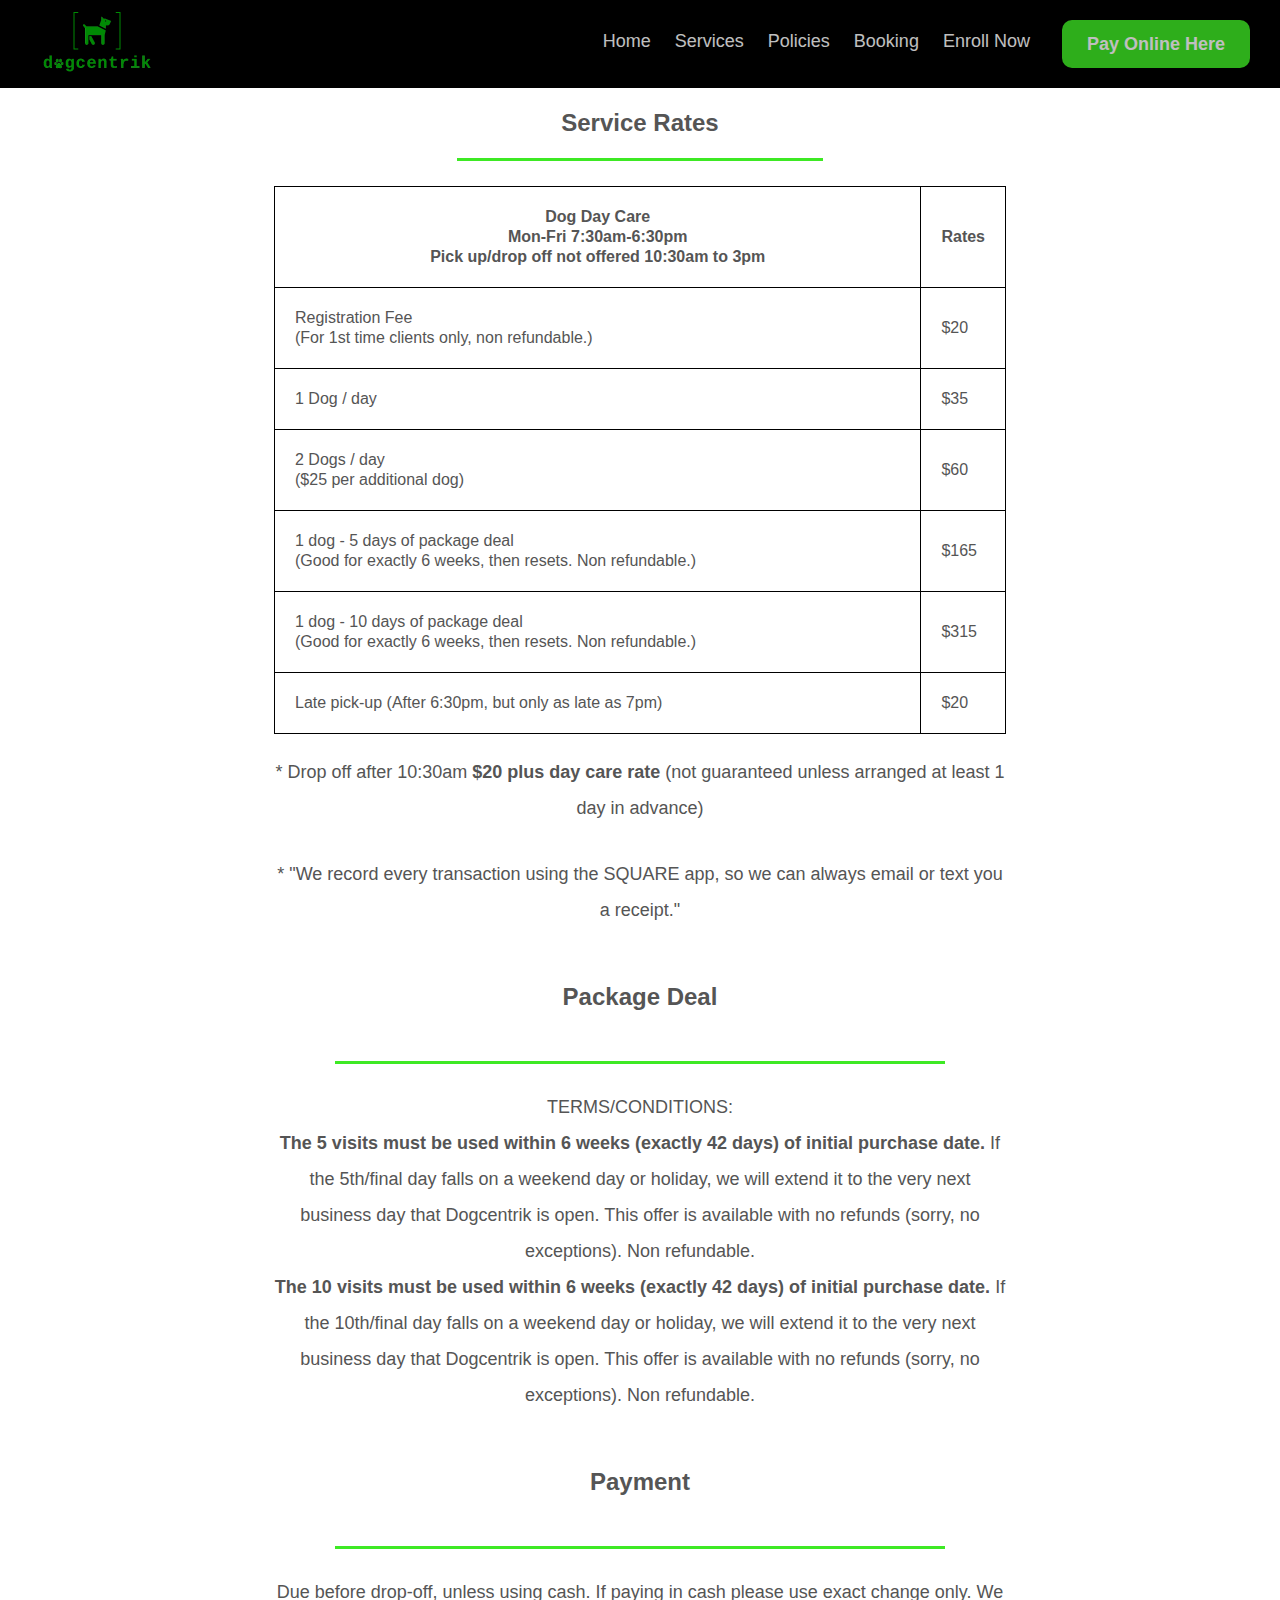
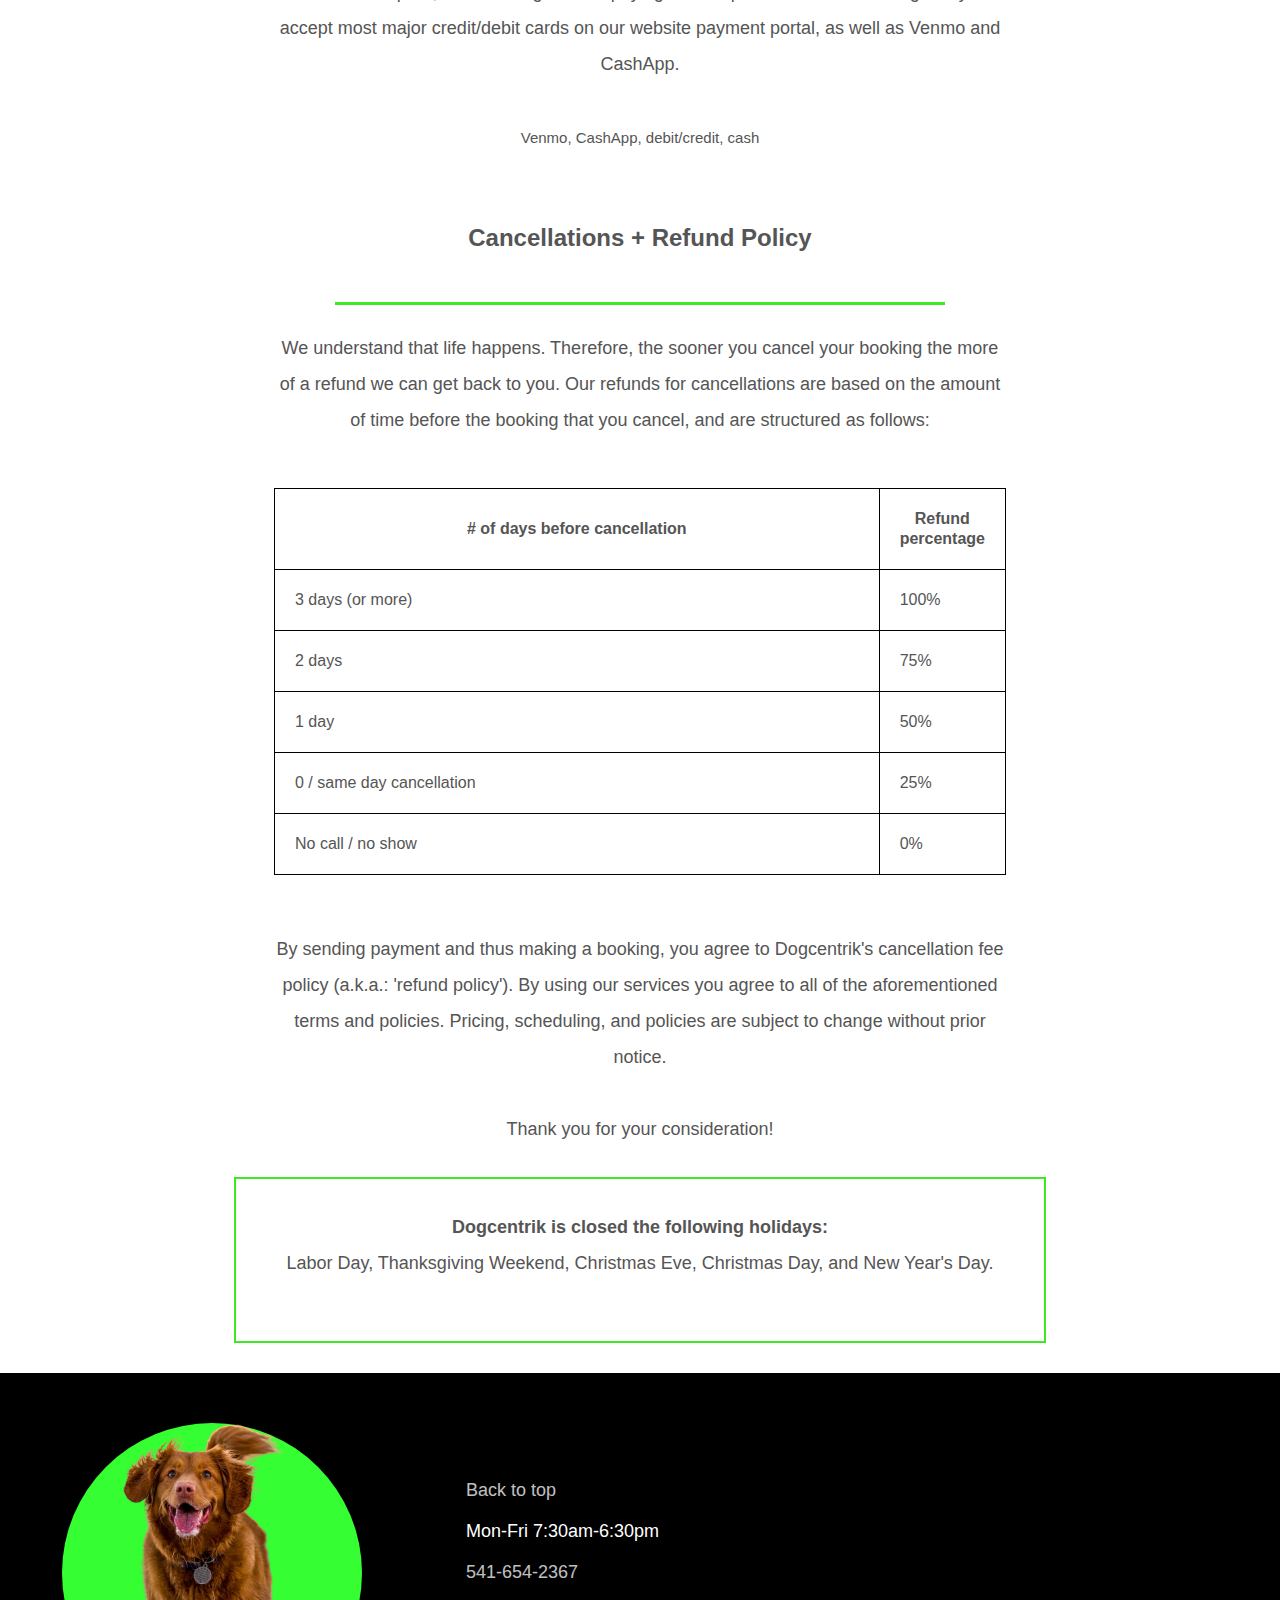
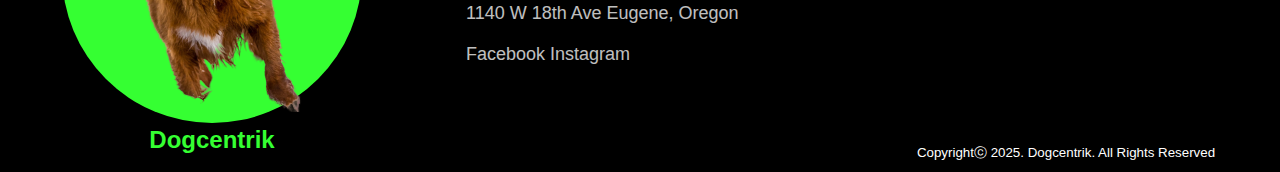
<file: services.html>
<!DOCTYPE html>
<html>
<head>
  <meta charset="utf-8">
  <meta name="viewport" content="width=device-width, initial-scale=1">
  <title>Dogcentrik</title>
  <link rel="shortcut icon" href="logo/favicon.ico" />
  <link href="https://fonts.googleapis.com/css?family=Open+Sans" rel="stylesheet">
  <link href="https://fonts.googleapis.com/css?family=Quicksand" rel="stylesheet">
  <link rel="stylesheet" href="https://use.fontawesome.com/releases/v5.4.1/css/all.css" integrity="sha384-5sAR7xN1Nv6T6+dT2mhtzEpVJvfS3NScPQTrOxhwjIuvcA67KV2R5Jz6kr4abQsz" crossorigin="anonymous">
  <link rel="stylesheet" href="css/styles.css?ver=1">
  <script type="text/javascript" src="https://cdn.ywxi.net/js/1.js" async></script>
</head>
<body>

  <div class="verytop" id="toptop">
		<ul>
      <li><a href="tel:+1-541-654-2367"><i class="fas fa-mobile-alt"></i> Call</a></li>
      <li><i class="far fa-clock"></i><a href="index.html#contact"> Hours</a></li>
      <li><i class="fas fa-map-marked-alt"></i><a href="#map2"> Location</a></li>
    </ul>
	</div>
  
  
  <header>
   <div class="header">
    <a class="logo2" href="https://dogcentrik.com" class="logo"><img src="logo/logo2.png"></a>
    <div class="header-right">
     <a href="index.html">Home</a>
     <a href="services.html">Services</a>
   <a href="policies.html">Policies</a>
   <a href="booking.html">Booking</a>
   <a href="enroll.html">Enroll Now</a>
      <a href="https://dogcentrik.square.site" class="pay2">Pay Online Here</a>
    </div>
   </div>
  </header>


    
     
    <div style="overflow-x:auto; margin-top: -50px">

    <section class="rate">
     <table align="center" cellpadding="0">
          <caption>
            <h2>Service Rates</h2>
            <hr>
          </caption>
            <tr>
              <th> Dog Day Care<br>Mon-Fri 7:30am-6:30pm<br>Pick up/drop off not offered 10:30am to 3pm</th>
              <th class="tright"> Rates </th>
            </tr>
            <tr>
              <td>Registration Fee<br>(For 1st time clients only, non refundable.)</td>
              <td class="tright">$20</td>
            </tr>
            <tr>
              <td>1 Dog / day</td>
              <td class="tright">$35</td>
            </tr>
            <tr>
              <td>2 Dogs / day <br>($25 per additional dog)</td>
              <td class="tright">$60</td>
            </tr>
            <tr>
              <td>1 dog - 5 days of package deal <br>(Good for exactly 6 weeks, then resets. Non refundable.)</td>
              <td class="tright" >$165</td>
            </tr>
            <tr>
              <td>1 dog - 10 days of package deal <br>(Good for exactly 6 weeks, then resets. Non refundable.)</td>
              <td class="tright" >$315</td>
            </tr>
            <tr>
              <td> Late pick-up (After 6:30pm, but only as late as 7pm) </td>
              <td class="tright">$20 </td>
            </tr>
            
      </table>
      <p>* Drop off after 10:30am  <strong>$20 plus day care rate </strong>
        (not guaranteed unless arranged at least 1 day in advance)</p>
      <p>* "We record every transaction using the SQUARE app, so we can always email or text you a receipt."</p>

      <h2 class="payment">Package Deal</h2>
      <hr>
      <p>
        <i class="fas fa-paw"></i>
        TERMS/CONDITIONS:<br>
        <strong>The 5 visits must be used within 6 weeks (exactly 42 days) of initial purchase date.</strong>
        If the 5th/final day falls on a weekend day or holiday, we will extend it to the very next business day that 
        Dogcentrik is open. This offer is available with no refunds (sorry, no exceptions). 
        Non refundable.
        <br>
        <strong>The 10 visits must be used within 6 weeks (exactly 42 days) of initial purchase date.</strong>
         If the 10th/final day falls on a weekend day or holiday, we will extend it to the very next business day that 
         Dogcentrik is open. This offer is available with no refunds (sorry, no exceptions). 
         Non refundable.</p>

      <h2 class="payment">Payment</h2>
      <hr>
      <p>
        <i class="fas fa-paw"></i>
          Due before drop-off, unless using cash.
         If paying in cash please use exact change only. We accept most major credit/debit cards on our website payment portal, as well as Venmo and CashApp.</p>
      <p class="method">
    <small><i class="far fa-credit-card"></i> Venmo, CashApp, debit/credit, cash</small>
        </p>
       <br><br>

        <h2 class="payment">Cancellations + Refund Policy</h2>
      <hr>
      <p>
        <i class="fas fa-paw"></i>
          We understand that life happens. 
          Therefore, the sooner you cancel your booking the more of a refund we can get back to you.
          Our refunds for cancellations are based on the amount of time before the booking 
          that you cancel, and are structured as follows:
       </p>
       <table align="center" cellpadding="0">
          <tr>
            <th># of days before cancellation</th>
            <th colspan="2">Refund percentage</th>
          </tr>
          <tr>
            <td>3 days (or more)</td>
            <td colspan="2">100%</td>
          </tr>
          <tr>
            <td>2 days</td>
            <td colspan="2">75%</td>
          </tr>
          <tr>
            <td>1 day</td>
            <td colspan="2">50%</td>
          </tr>
          <tr>
            <td>0 / same day cancellation</td>
            <td colspan="2">25%</td>
          </tr>
          <tr>
            <td>No call / no show</td>
            <td colspan="2">0%</td>
          </tr>
    </table>
  

     <p><br><i class="fas fa-check-circle"></i> 
      By sending payment and thus making a booking, you agree to Dogcentrik's cancellation fee policy 
      (a.k.a.: 'refund policy'). By using our services you agree to all of the aforementioned terms and policies.
      Pricing, scheduling, and policies are subject to change without prior notice.
      <br><br>Thank you for your consideration! 
    
     </p>

      <div class="closed">
    <p><strong>Dogcentrik is closed the following holidays:</strong><br>
     Labor Day, Thanksgiving Weekend,
      Christmas Eve, Christmas Day, and New Year's Day.
    </p>
      
    </div>
    

    </section>

</div>


<footer>
  
  <div class="radial radial3">
    <img src="./img/3.png" alt="dog">
    <h2>Dogcentrik</h2>
  </div>

<div>

 <ul>
  <li>
    <i class="fas fa-caret-up"></i>
    <a href="#top">Back to top</a>
  </li>
  <li>
    <i class="far fa-calendar-alt"></i>
    Mon-Fri 7:30am-6:30pm
  </li>
  <li>
    <i class="fas fa-mobile-alt"></i>
    <a href="tel:+1-541-654-2367">541-654-2367</a>
  </li>
  <li>
    <i class="fas fa-map-marked-alt"></i>
    <a href="https://www.google.com/maps/dir//Dogcentrik/@44.0400982,-123.1806116,12z/data=!4m8!4m7!1m0!1m5!1m1!1s0x54c11ff71d514f03:0x3effc83156769cff!2m2!1d-123.1105718!2d44.0401196" target="_blank">
      1140 W 18th Ave Eugene, Oregon</a>
  </li>
<li>
  <i class="fab fa-facebook-square"></i>
  <a href="https://www.facebook.com/dogcentrik" target="_blank">Facebook</a>
  <i class="fab fa-instagram"></i>
  <a href="https://www.instagram.com/dogcentrik" target="_blank">Instagram</a>
</li>
 </ul>
</div>

<div class="smallcenter">

<section class="direction" id="map2">
  <iframe src="https://www.google.com/maps/embed?pb=!1m18!1m12!1m3!1d2868.093711739769!2d-123.11276048455562!3d44.04011957910988!2m3!1f0!2f0!3f0!3m2!1i1024!2i768!4f13.1!3m3!1m2!1s0x54c11ff71d514f03%3A0x3effc83156769cff!2sDogcentrik!5e0!3m2!1sen!2sus!4v1568666079083!5m2!1sen!2sus" width="400" height="300" frameborder="0" style="border:0;" allowfullscreen=""></iframe>
 </section>
 <small>Copyrightⓒ 2025. Dogcentrik. All Rights Reserved</small>
</div>

</footer>


<script>
  // When the user scrolls down 20px from the top of the document, slide down the navbar
  window.onscroll = function() {scrollFunction()};
  
  function scrollFunction() {
    if (document.body.scrollTop > 60 || document.documentElement.scrollTop > 60) {
      document.getElementById("toptop").style.top = "0";
    } else {
      document.getElementById("toptop").style.top = "-50px";
    }
  }
  </script>

</body>
</html>
</file>
<file: css/styles.css>
*{
	margin: 0;
	padding: 0;
	box-sizing: border-box;
}

html {
	font: normal 16px sans-serif;
	color: #555;
}

ul,
nav {
	list-style: none;
}

a {
	text-decoration: none;
	opacity: 0.75;
	color: #fff;
}

i{
	color: #3EE924;
}

a:hover {
	opacity: 1;
}

section{
	display: flex;
	flex-direction: column;
	align-items: center;
	padding:30px 30px;
}

a.pay{
	font-weight: 600;
	padding: 15px 30px;
    color:#000;
	background-color:#3EE924;
	border-radius: 5px;
	font-size: 23px;
}

header a.pay2{
	font-weight: 600;
	padding: 15px 25px;
    color:#fff;
	background-color:#3EE924;
	border-radius: 10px;
	margin-left:20px;
}

a.pay3{
	font-weight: 600;
	padding: 15px 25px;
    color:#000;
	background-color:#3EE924;
	border-radius: 10px;
	margin:20px;
}


.grid {
	width: 100%;
	display: flex;
	flex-wrap: wrap;
	justify-content: center;
}

hr {
	width: 50%;
	height: 3px;
	background-color: #3EE924;
	border: 0;
	margin: 25px auto;
}

section h3.title {
	text-transform: capitalize;
	font: bold 32px "Open Sans", sans-serif;
	margin-bottom: 20px;
	text-align: center;
}

section p {
	max-width: 775px;
	line-height: 2;
	padding: 0 20px;
	margin-bottom: 30px;
	text-align: center;
}


@media (max-width: 800px) {
	section {
		padding: 30px 20px;
	}
}

.border{
	padding: 20px 0;
	margin:70px 0px;
	width: 90%;
	border: solid 5px #3EE924;
}

/*Header Styles*/

/* Style the header with a grey background and some padding */
.header {
  overflow: hidden;
  background-color: #000;
  padding: 20px 10px;
}

/* Style the header links */
.header a {
  float: left;
  color: #fff;
  text-align: center;
  padding: 12px;
  text-decoration: none;
  font-size: 18px; 
  line-height: 18px;
  border-radius: 4px;
}

/* Style the logo link (notice that we set the same value of line-height and font-size to prevent the header to increase when the font gets bigger */
.header a.logo {
  font-size: 25px;
  font-weight: bold;
}

/* Change the background color on mouse-over */
.header a:hover {
  background-color: #000;
  color: #3ee924;
}

/* Style the active/current link*/
.header a.active {
  background-color: dodgerblue;
  color: white;
}

/* Float the link section to the right */
.header-right {
  float: right;
  margin: 0px 20px ;
}

.header img{
	margin: -70px 0px;
	width: 150px;

}


/* Add media queries for responsiveness - when the screen is 500px wide or less, stack the links on top of each other */ 
@media screen and (max-width: 500px) {
  .header a {
    float: none;
    display: block;
    text-align: right;
  }
  
  .header .logo2{
  	text-align: left;
  }
  .header-right {
    float: none;
  }

  header a.pay2{
	width: 200px;
    float:right;
}
}

/*Hero Styles*/

.hero {
	position:relative;
	top:0;
	left: 0;
	justify-content: center;
	text-align: center;
	min-height: 100vh;
	color: #fff;
}

.hero .background-image {
	position:absolute;
	top:0;
	left:0;
	width: 100%;
	height: 100%;
	background-size: cover;
	z-index: -1;
    margin-bottom: 40px;
}

.hero .green{
	color: #3EE924;
}

.hero h3 {
	font: normal 32px "Open Sans", sans-serif;
	margin-bottom: 30px;
}

.hero a.btn {
	padding: 20px 46px;
}

.hero img{
	margin:20px;
}

.hero .godown {
	margin-top:50px;
}

.hero-content-area {
	z-index: 0;
	width:100%;
	opacity: 0;
	animation: 1s slidefade 1s forwards;
	font-size:20px;
}

@keyframes slidefade {
	100% {
		opacity: 1;
		margin: 0;
	}
}

@media (max-width: 800px) {
	.hero {
		min-height: 500px;
	}

	.hero .background-image{
		background-position: 50% 50%;
	}

	.hero img{
      width: 330px;
      margin: 0 auto;
	}

	.hero h3
	 {
		font-size: 18px;
	}

}

/*Destinations Section*/


.destinations .grid li {
	height: 300px;
	padding: 10px;
	background-clip: content-box;
	background-size: cover;
	background-position: center;
}

.destinations .grid li.small {
	flex-basis: 30%;
}

.destinations .grid li.large {
	flex-basis: 70%;
}

@media (max-width: 1100px) {
	.destinations .grid li.small,
	.destinations .grid li.large {
		flex-basis: 50%;
	}
}

@media (max-width: 800px) {
	.destinations .grid li.small,
	.destinations .grid li.large {
		flex-basis: 100%;
	}
}

/*gallery Section*/

.gallery{
	display: flex;
	flex-direction: row;
	flex-wrap: wrap;
}

.gallery div{
	height: 400px;
	padding:10px;
	background-clip: content-box;
	background-size: cover;
	background-repeat:no-repeat;
	border-radius:10%;
}


.gallery .short{
	flex-basis: 40%;
}

.gallery .long{
	flex-basis: 60%;
}

.gallery #one{
    background-position: 50% 70%;
}

.gallery #two{
	background-position: 0px -300px;
}

.gallery #three{
	background-position: 20px -100px;
}
.gallery #four{
	background-position: 50px -350px;
}

@media (max-width: 1300px) {
	.gallery .short,
	.gallery .long {
		flex-basis: 50%;
	}

	.gallery #one{
		background-position: center bottom;
	}
	.gallery #two{
		background-position:  bottom center;
	}

	.gallery #three{
		background-position: bottom center;
	}
	.gallery #four{
		background-position: bottom center;
	}
}

@media (max-width: 800px) {
	.gallery .short,
	.gallery .long {
		flex-basis: 100%;
	}

	.gallery #one{
		background-position: center;
	}
	.gallery #two{
		background-position:  bottom center;
	}

	.gallery #three{
		background-position: bottom center;
	}
	.gallery #four{
		background-position: bottom center;
	}
}


/*Packages Section*/


.packages{
	background-color:#F5F5F5;
}

.turnto{
	background-color:#fff;
}

.packages .grid li {
	padding: 25px;
	flex-basis: 50%;
	text-align: center;
}

.packages .grid li i {
	color: #3EE924;
	font-size: 40px;
}

.packages .grid li h4 {
	font-size: 20px;
	margin: 20px 0;
}

@media (max-width: 800px) {
	.packages .grid li {
		flex-basis: 100%;
		padding: 20px;
	}
}

/*Testimonials Section*/

.testimonials .title{
	margin: 40px;
}

.testimonials .grid li{
	padding: 20px;
	flex-basis: 50%;
	text-align: center;
}

.testimonials .quote{
	font-size: 20px;
	line-height: 30px;
}

@media (max-width: 800px) {
	.testimonials .quote {
		font-size: 18px;
		margin: 15px 0;
	}

	.testimonials .author {
		font-size: 14px;
	}

	.testimonials .grid li{
		flex-basis: 100%;
		margin-bottom: 20px;
	}
}

.contact{
	text-align:center;
}

.contact p{
	font-size: 18px;
	opacity:0.8;
}
@media (max-width:800px){
    .contact{
		padding-top:60px;
	}

    .contact p{
		font-size: 16px;
		opacity:0.8;
	}

	.contact h2{
		font-size: 22px;
	}
}

.contact .number i{
	color: #3ee924;
}

/*Footer Section*/

footer {
	display: flex;
	justify-content: space-around;
	align-items:center;
	flex-wrap:wrap;
	background-color: #000;
	color: #fff;
}

footer div{
	margin: 10px 0;
	width:30%;
}

footer li{
	font-size: 18px;
	margin:20px;
}

footer .smallcenter{
	text-align:center;
}

@media (max-width: 1200px) {

 footer div{
	 width:85%;
 }

 footer .radial{
	 margin-bottom:30px;
 }

 footer .smallcenter{
	margin-top:-20px;
}

footer li{
	font-size: 16px;
	margin:18px;
}

} 

#background{
	background-image: url("../img/lip2.jpg");
	background-position: center;
	background-size: cover;
}

#background .grid{
	width: 100%;
}

#background .grid li{
 font-size: 18px;
 text-align: center;
 line-height: center;
 padding:5px;
 margin:5px;
 color: orangered;
}

#background .grid li i{
	color: white;
	font-size: 40px;
	margin-bottom: 10px;
}

#lover img{
	width: 500px;
	height: auto;
	margin:20px 0;
	background-size:cover;
	border-radius: 5%;
}

@media (max-width: 800px) {
	#lover{
		text-align: center;
	}
	#lover img{
		width:95%;
	}
}


#inline img{
	width: 400px;
	height: auto;
	margin:20px 0;
	background-size:cover;
	border-radius: 5%;
}

@media (max-width: 800px) {
	#inline{
		text-align: center;
	}
	#inline img{
		width:80%;
	}
}

.rate h2{
 margin: 25px;
 text-align: center;
}

.rate p{
	font-size: 18px;
}

table, th, td {
 width: 100%;
 height: auto;
 border: 1px solid black;
 border-collapse: collapse;
 margin: 20px 0;
 line-height: 20px;
}

th, td{
	padding: 20px;
}

.payment{
	margin: 20px;
	margin-top: 40px;
}

.rate .method{
	margin:10px;
	line-height:30px;
}

.rate td a{
	color: #000;
	text-decoration:underline;
}


.closed{
  padding:30px 30px;
  border: 2px solid #3EE924;
}

.store img{
 width:25%
}

.gallery div{
	border-radius:10px;
}

table{
	width:60%;
}

@media (max-width: 800px) {
	table{
		width:100%;
	}
}

#sunday{
	background:#000;
	color:#35B929;
	font-size: 20px;
	font-weight: 800;
	padding:20px 10px;
}

@media (max-width: 800px) {
	#sunday{
		padding: 20px 0;
		font-size:16px;
	}
}

#update{
	background:#000;
	color:#35B929;
	font-size: 20px;
	font-weight: 800;
	padding:20px 10px;
}

@media (max-width: 800px) {
	#update{
		padding: 20px 0;
		font-size:16px;
	}
}

.form iframe{
	height: 2000px;
}

@media (max-width: 800px) {
	.form iframe{
		width:95%;
	}
}



.radial{
	text-align: center;
	width:300px;
	height: 300px;
	background: #35FF32;
	border-radius:50%;
	margin:40px;
}

.radial h2{
	margin-top:10px;
	color:#35FF32;
}


.verytop{
 position: fixed;
 top: -50px;
 width: 100%;
 display:block;
 background:#000;
 color:#48F139;
 text-align:center;
 height:50px;
 font-size:18px;
 z-index:5;
}

.verytop ul{
	display:flex;
	flex-direction: row;
	justify-content: space-around;
	padding-top:15px;
}

.verytop a{
	padding: 10px;
	color:#48F139;
	font-weight: 900;
}


/* Style the container with a rounded border, grey background and some padding and margin */
.booking .container {
	color:#000;
	width:70%;
	border: 2px solid #ccc;
	background-color: #F5AA56;
	border-radius: 5px;
	padding: 16px;
	margin: 16px 0;
  }
  
  /* Clear floats after containers */
 .booking .container::after {
	content: "";
	clear: both;
	display: table;
  }
  
  /* Float images inside the container to the left. Add a right margin, and style the image as a circle */
 .booking .container img {
	float: left;
	margin-right: 20px;
  }

  .booking .container a {
	color:#000;
	text-decoration: underline;
  }
  
  /* Increase the font-size of a span element */
 .booking .container span {
	font-size: 20px;
	margin-right: 15px;
  }
  
  /* Add media queries for responsiveness. This will center both the text and the image inside the container */
  @media (max-width: 900px) {
	.booking .container {
	  width: 95%;
	  text-align: center;
	}
  
	.booking .container img {
	  width:100px;
	  margin: auto;
	  float: none;
	  display: block;
	}
  }


#october{
	padding-top:50px;
}

#october i{
	font-size:20px;
}

.deco{
	text-decoration:underline;
}

.bl{
	padding: 10%;
	color: #2A9820;
	text-decoration: underline;
}
</file>
